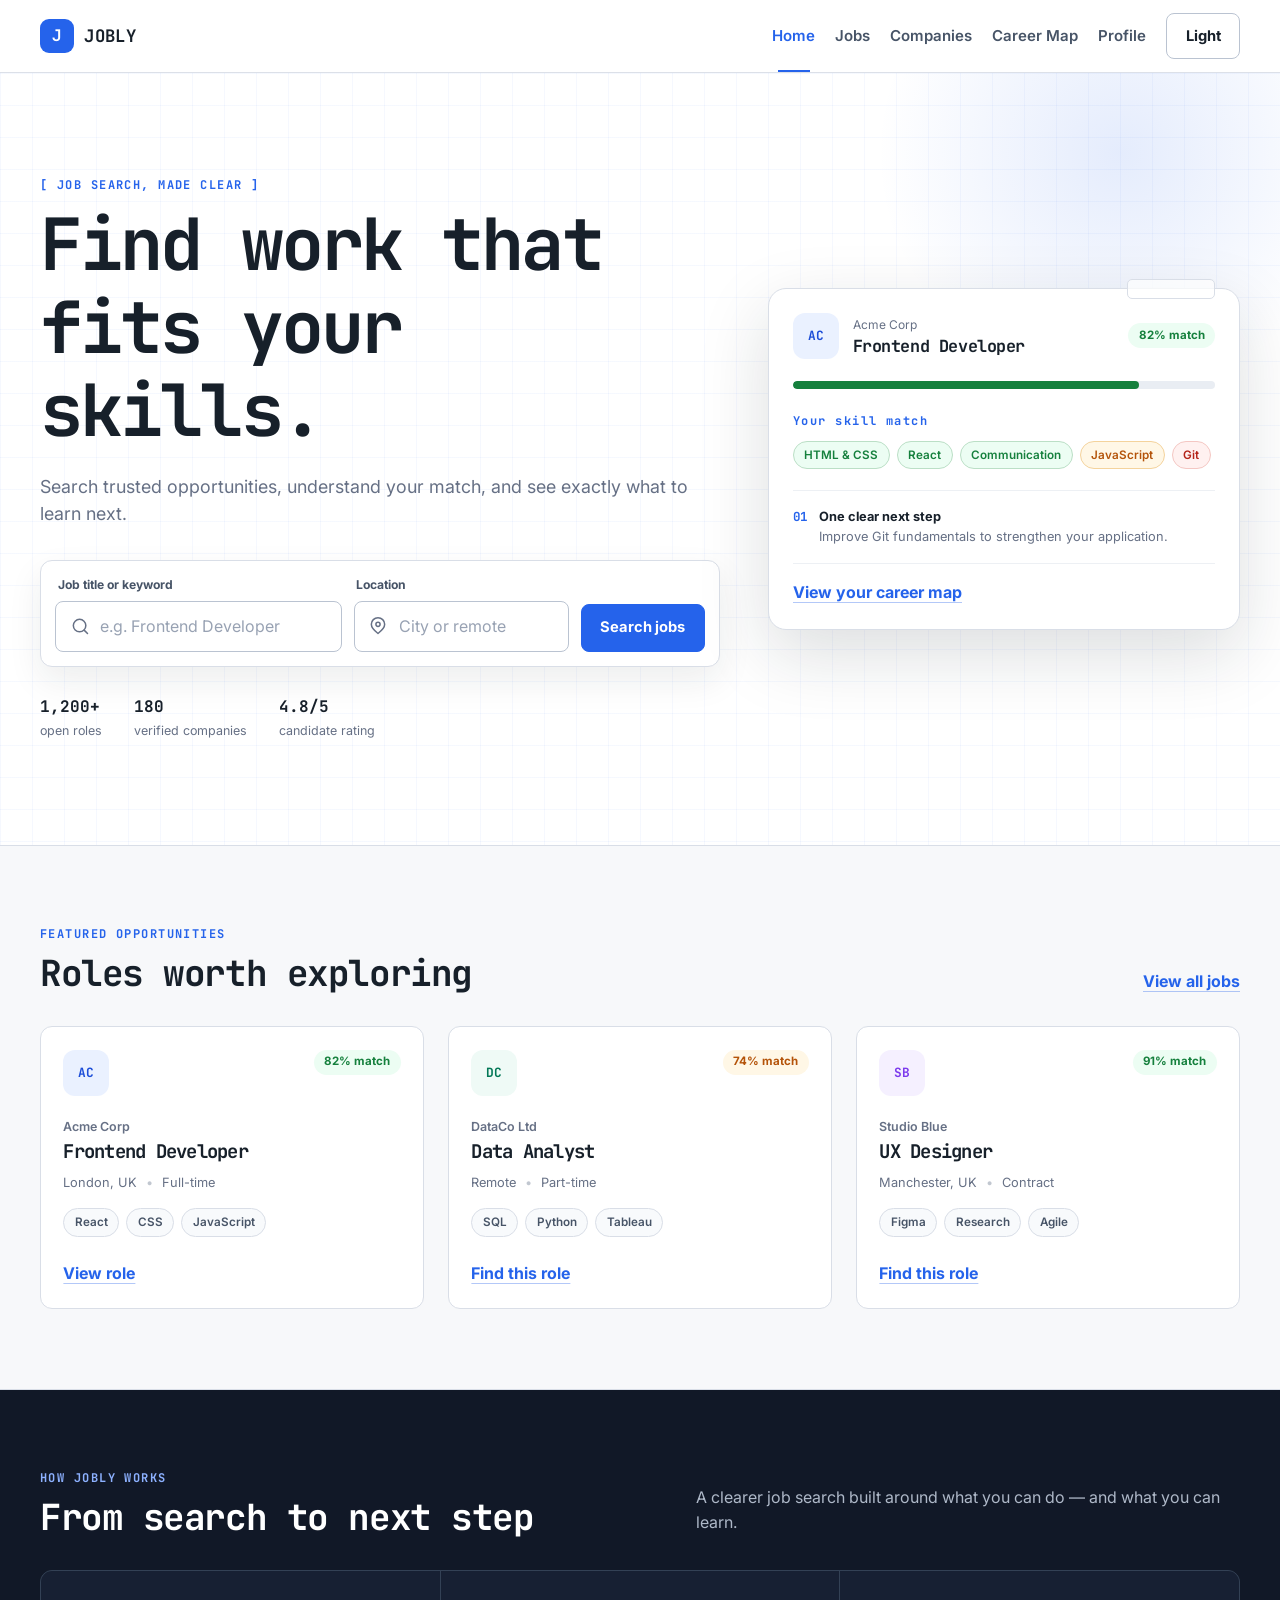
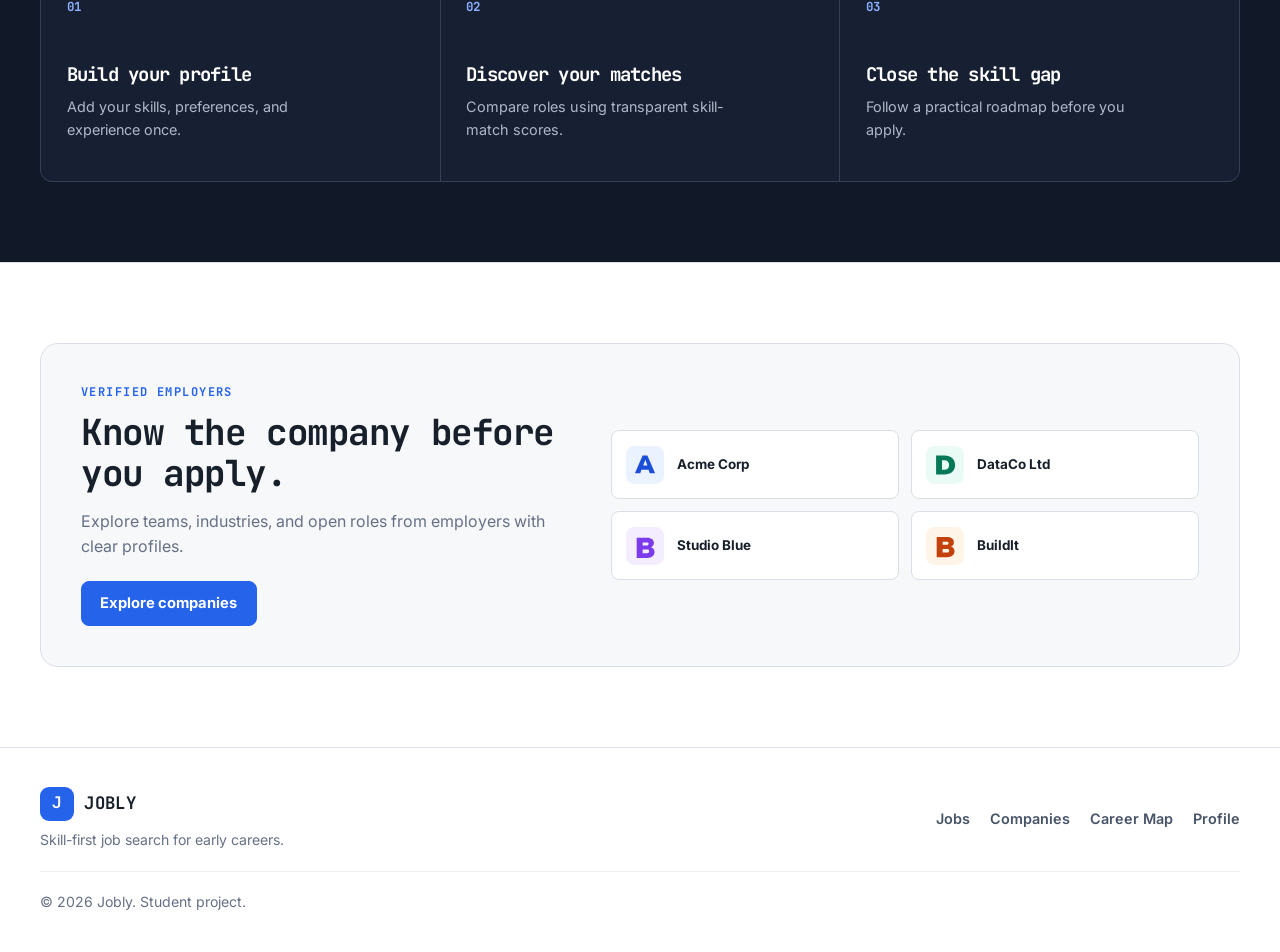
<file: index.html>
<!doctype html>
<html lang="en">
<head>
  <meta charset="utf-8">
  <meta name="viewport" content="width=device-width, initial-scale=1">
  <meta name="description" content="Jobly helps early-career candidates find jobs by showing skill matches and clear next steps.">
  <title>Jobly | Find work that fits your skills</title>
  <link rel="icon" type="image/svg+xml" href="assets/images/favicon.svg">
  <link rel="preconnect" href="https://fonts.googleapis.com">
  <link rel="preconnect" href="https://fonts.gstatic.com" crossorigin>
  <link href="https://fonts.googleapis.com/css2?family=Inter:wght@400;500;600;700&amp;family=JetBrains+Mono:wght@600;700&amp;display=swap" rel="stylesheet">
  <link href="https://cdn.jsdelivr.net/npm/bootstrap@5.3.3/dist/css/bootstrap.min.css" rel="stylesheet">
  <link rel="stylesheet" href="assets/css/base.css">
  <link rel="stylesheet" href="assets/css/home-companies.css">
</head>
<body>
  <a class="skip-link" href="#main-content">Skip to main content</a>

  <header class="site-header">
    <nav class="navbar navbar-expand-lg" aria-label="Primary navigation">
      <div class="container site-container">
        <a class="navbar-brand brand-mark" href="index.html" aria-label="Jobly home">
          <span class="brand-symbol" aria-hidden="true">J</span>
          <span>JOBLY</span>
        </a>
        <button
          class="navbar-toggler"
          type="button"
          data-bs-toggle="collapse"
          data-bs-target="#primaryNav"
          aria-controls="primaryNav"
          aria-expanded="false"
          aria-label="Toggle navigation"
        >
          <span class="navbar-toggler-icon"></span>
        </button>
        <div class="collapse navbar-collapse" id="primaryNav">
          <ul class="navbar-nav ms-auto align-items-lg-center gap-lg-1">
            <li class="nav-item"><a class="nav-link active" aria-current="page" href="index.html">Home</a></li>
            <li class="nav-item"><a class="nav-link" href="jobs.html">Jobs</a></li>
            <li class="nav-item"><a class="nav-link" href="companies.html">Companies</a></li>
            <li class="nav-item"><a class="nav-link" href="career-map.html">Career Map</a></li>
            <li class="nav-item"><a class="nav-link" href="profile.html">Profile</a></li>
          </ul>
        </div>
      </div>
    </nav>
  </header>

  <main id="main-content">
    <section class="hero-section" aria-labelledby="hero-title">
      <div class="container site-container">
        <div class="row align-items-center g-5">
          <div class="col-lg-7">
            <p class="eyebrow"><span aria-hidden="true">[</span> JOB SEARCH, MADE CLEAR <span aria-hidden="true">]</span></p>
            <h1 id="hero-title">Find work that fits your skills.</h1>
            <p class="hero-copy">Search trusted opportunities, understand your match, and see exactly what to learn next.</p>
            <form class="search-panel" action="jobs.html" method="get" aria-label="Search jobs">
              <div class="search-field">
                <label for="job-query">Job title or keyword</label>
                <div class="input-with-icon">
                  <svg aria-hidden="true" viewBox="0 0 24 24"><path d="m21 21-4.35-4.35m2.35-5.15a7.5 7.5 0 1 1-15 0 7.5 7.5 0 0 1 15 0Z"/></svg>
                  <input id="job-query" name="q" type="search" placeholder="e.g. Frontend Developer">
                </div>
              </div>
              <div class="search-field">
                <label for="job-location">Location</label>
                <div class="input-with-icon">
                  <svg aria-hidden="true" viewBox="0 0 24 24"><path d="M20 10c0 5-8 11-8 11S4 15 4 10a8 8 0 1 1 16 0Z"/><circle cx="12" cy="10" r="2.5"/></svg>
                  <input id="job-location" name="location" type="search" placeholder="City or remote">
                </div>
              </div>
              <button class="btn btn-primary search-button" type="submit">Search jobs</button>
            </form>
            <div class="hero-stats" aria-label="Jobly platform statistics">
              <div><strong>1,200+</strong><span>open roles</span></div>
              <div><strong>180</strong><span>verified companies</span></div>
              <div><strong>4.8/5</strong><span>candidate rating</span></div>
            </div>
          </div>

          <div class="col-lg-5">
            <div class="match-preview" aria-label="Example skill match for a frontend developer vacancy">
              <div class="preview-topline">
                <span class="company-logo logo-acme" aria-hidden="true">AC</span>
                <div>
                  <p class="preview-company">Acme Corp</p>
                  <h2>Frontend Developer</h2>
                </div>
                <span class="match-badge match-high">82% match</span>
              </div>
              <div class="match-progress" aria-hidden="true"><span style="width: 82%"></span></div>
              <div class="skill-summary">
                <p class="section-label">Your skill match</p>
                <div class="skill-list">
                  <span class="skill-chip skill-matched">HTML &amp; CSS</span>
                  <span class="skill-chip skill-matched">React</span>
                  <span class="skill-chip skill-matched">Communication</span>
                  <span class="skill-chip skill-gap">JavaScript</span>
                  <span class="skill-chip skill-missing">Git</span>
                </div>
              </div>
              <div class="preview-insight">
                <span class="insight-icon" aria-hidden="true">01</span>
                <p><strong>One clear next step</strong><br>Improve Git fundamentals to strengthen your application.</p>
              </div>
              <a class="text-link" href="career-map.html">View your career map</a>
            </div>
          </div>
        </div>
      </div>
    </section>

    <section class="section-block" aria-labelledby="featured-title">
      <div class="container site-container">
        <div class="section-heading">
          <div>
            <p class="eyebrow">FEATURED OPPORTUNITIES</p>
            <h2 id="featured-title">Roles worth exploring</h2>
          </div>
          <a class="text-link d-none d-sm-inline-flex" href="jobs.html">View all jobs</a>
        </div>
        <div class="row g-4">
          <div class="col-lg-4 col-md-6">
            <article class="job-card h-100">
              <div class="job-card-top"><span class="company-logo logo-acme" aria-hidden="true">AC</span><span class="match-badge match-high">82% match</span></div>
              <div>
                <p class="company-name">Acme Corp</p>
                <h3><a href="job-details.html">Frontend Developer</a></h3>
                <p class="job-meta"><span>London, UK</span><span>Full-time</span></p>
              </div>
              <div class="card-skills"><span>React</span><span>CSS</span><span>JavaScript</span></div>
              <a class="card-action" href="job-details.html" aria-label="View Frontend Developer at Acme Corp">View role</a>
            </article>
          </div>
          <div class="col-lg-4 col-md-6">
            <article class="job-card h-100">
              <div class="job-card-top"><span class="company-logo logo-dataco" aria-hidden="true">DC</span><span class="match-badge match-medium">74% match</span></div>
              <div>
                <p class="company-name">DataCo Ltd</p>
                <h3><a href="jobs.html?q=Data+Analyst">Data Analyst</a></h3>
                <p class="job-meta"><span>Remote</span><span>Part-time</span></p>
              </div>
              <div class="card-skills"><span>SQL</span><span>Python</span><span>Tableau</span></div>
              <a class="card-action" href="jobs.html?q=Data+Analyst" aria-label="Find Data Analyst at DataCo Ltd in the jobs list">Find this role</a>
            </article>
          </div>
          <div class="col-lg-4 col-md-6">
            <article class="job-card h-100">
              <div class="job-card-top"><span class="company-logo logo-studio" aria-hidden="true">SB</span><span class="match-badge match-high">91% match</span></div>
              <div>
                <p class="company-name">Studio Blue</p>
                <h3><a href="jobs.html?q=UX+Designer">UX Designer</a></h3>
                <p class="job-meta"><span>Manchester, UK</span><span>Contract</span></p>
              </div>
              <div class="card-skills"><span>Figma</span><span>Research</span><span>Agile</span></div>
              <a class="card-action" href="jobs.html?q=UX+Designer" aria-label="Find UX Designer at Studio Blue in the jobs list">Find this role</a>
            </article>
          </div>
        </div>
        <a class="btn btn-secondary mobile-section-action d-sm-none" href="jobs.html">View all jobs</a>
      </div>
    </section>

    <section class="section-block how-section" aria-labelledby="how-title">
      <div class="container site-container">
        <div class="section-heading compact-heading">
          <div><p class="eyebrow">HOW JOBLY WORKS</p><h2 id="how-title">From search to next step</h2></div>
          <p class="section-intro">A clearer job search built around what you can do — and what you can learn.</p>
        </div>
        <div class="process-grid">
          <article class="process-card"><span class="process-number">01</span><h3>Build your profile</h3><p>Add your skills, preferences, and experience once.</p></article>
          <article class="process-card"><span class="process-number">02</span><h3>Discover your matches</h3><p>Compare roles using transparent skill-match scores.</p></article>
          <article class="process-card"><span class="process-number">03</span><h3>Close the skill gap</h3><p>Follow a practical roadmap before you apply.</p></article>
        </div>
      </div>
    </section>

    <section class="section-block companies-preview" aria-labelledby="company-preview-title">
      <div class="container site-container">
        <div class="companies-banner">
          <div class="companies-copy">
            <p class="eyebrow">VERIFIED EMPLOYERS</p>
            <h2 id="company-preview-title">Know the company before you apply.</h2>
            <p>Explore teams, industries, and open roles from employers with clear profiles.</p>
            <a class="btn btn-primary" href="companies.html">Explore companies</a>
          </div>
          <div class="company-logo-cloud" aria-label="Featured companies">
            <div><img src="assets/images/company-logos/acme.svg" alt="Acme Corp"><span>Acme Corp</span></div>
            <div><img src="assets/images/company-logos/dataco.svg" alt="DataCo Ltd"><span>DataCo Ltd</span></div>
            <div><img src="assets/images/company-logos/studio-blue.svg" alt="Studio Blue"><span>Studio Blue</span></div>
            <div><img src="assets/images/company-logos/buildit.svg" alt="BuildIt"><span>BuildIt</span></div>
          </div>
        </div>
      </div>
    </section>
  </main>

  <footer class="site-footer">
    <div class="container site-container footer-grid">
      <div>
        <a class="brand-mark footer-brand" href="index.html" aria-label="Jobly home">
          <span class="brand-symbol" aria-hidden="true">J</span><span>JOBLY</span>
        </a>
        <p>Skill-first job search for early careers.</p>
      </div>
      <nav class="footer-nav" aria-label="Footer navigation">
        <a href="jobs.html">Jobs</a>
        <a href="companies.html">Companies</a>
        <a href="career-map.html">Career Map</a>
        <a href="profile.html">Profile</a>
      </nav>
      <p class="copyright">© 2026 Jobly. Student project.</p>
    </div>
  </footer>

  <script src="https://cdn.jsdelivr.net/npm/bootstrap@5.3.3/dist/js/bootstrap.bundle.min.js"></script>
  <script src="assets/js/theme.js"></script>
  <script src="assets/js/main.js?v=20261106"></script>
</body>
</html>
</file>
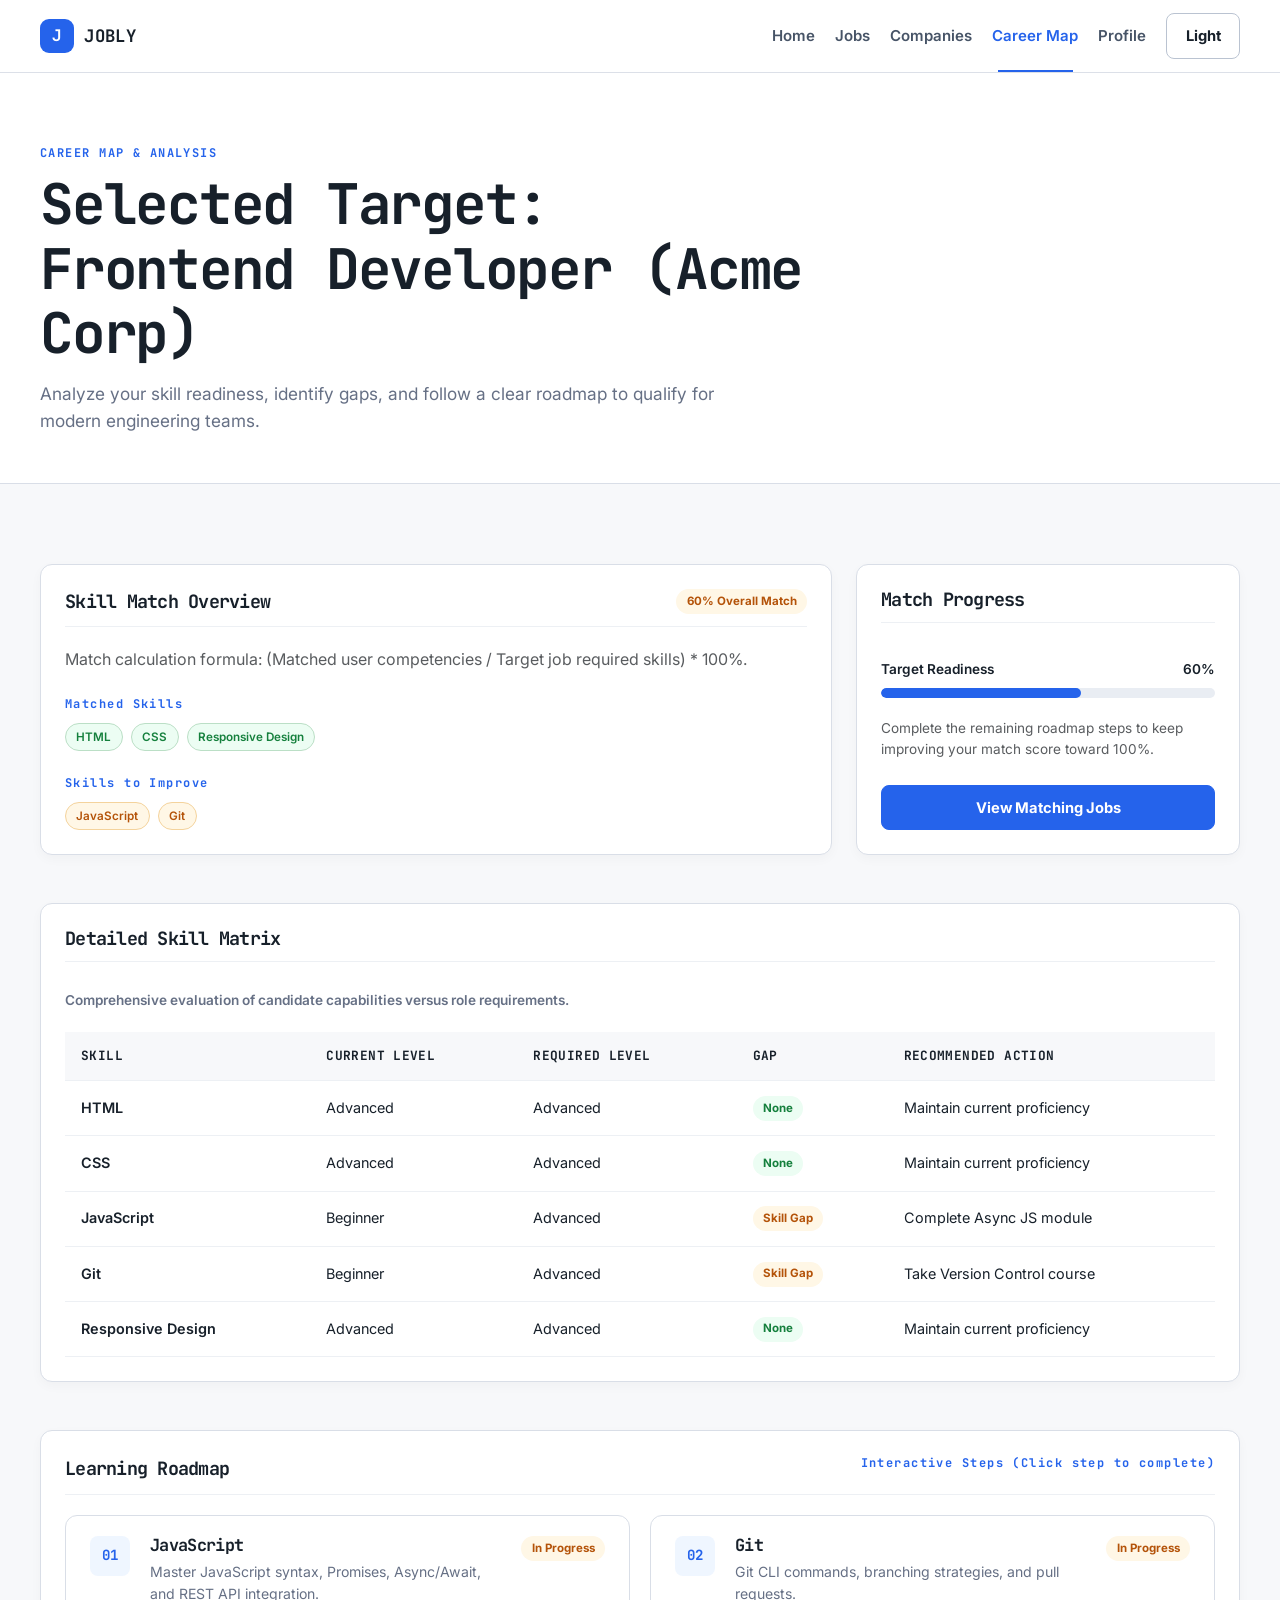
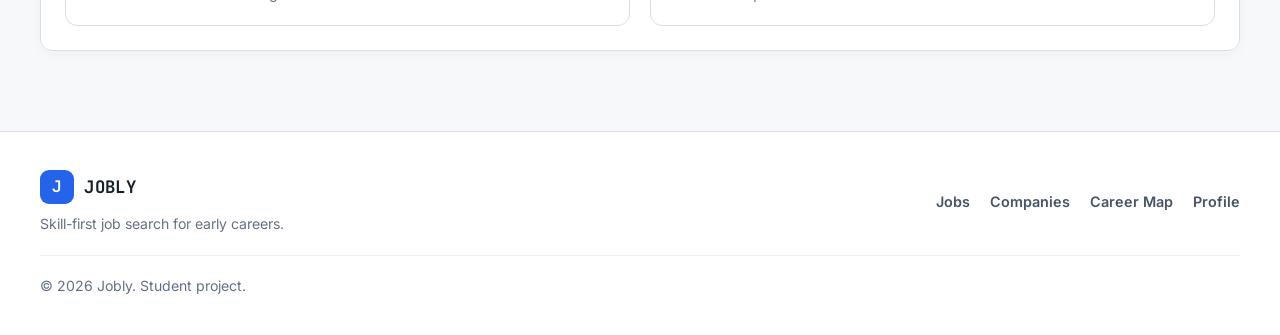
<file: career-map.html>
<!doctype html>
<html lang="en">
<head>
  <meta charset="utf-8">
  <meta name="viewport" content="width=device-width, initial-scale=1">
  <meta name="description" content="Track your skill development roadmap and career progression on Jobly.">
  <title>Career Map | Jobly</title>
  <link rel="icon" type="image/svg+xml" href="assets/images/favicon.svg">
  <link rel="preconnect" href="https://fonts.googleapis.com">
  <link rel="preconnect" href="https://fonts.gstatic.com" crossorigin>
  <link href="https://fonts.googleapis.com/css2?family=Inter:wght@400;500;600;700&amp;family=JetBrains+Mono:wght@600;700&amp;display=swap" rel="stylesheet">
  <link href="https://cdn.jsdelivr.net/npm/bootstrap@5.3.3/dist/css/bootstrap.min.css" rel="stylesheet">
  <link rel="stylesheet" href="assets/css/base.css">
  <link rel="stylesheet" href="assets/css/home-companies.css">
  <link rel="stylesheet" href="assets/css/profile-career.css">
</head>
<body>
  <a class="skip-link" href="#main-content">Skip to main content</a>

  <header class="site-header">
    <nav class="navbar navbar-expand-lg" aria-label="Primary navigation">
      <div class="container site-container">
        <a class="navbar-brand brand-mark" href="index.html" aria-label="Jobly home"><span class="brand-symbol" aria-hidden="true">J</span><span>JOBLY</span></a>
        <button
          class="navbar-toggler"
          type="button"
          data-bs-toggle="collapse"
          data-bs-target="#primaryNav"
          aria-controls="primaryNav"
          aria-expanded="false"
          aria-label="Toggle navigation"
        >
          <span class="navbar-toggler-icon"></span>
        </button>
        <div class="collapse navbar-collapse" id="primaryNav">
          <ul class="navbar-nav ms-auto align-items-lg-center gap-lg-1">
            <li class="nav-item"><a class="nav-link" href="index.html">Home</a></li>
            <li class="nav-item"><a class="nav-link" href="jobs.html">Jobs</a></li>
            <li class="nav-item"><a class="nav-link" href="companies.html">Companies</a></li>
            <li class="nav-item"><a class="nav-link active" aria-current="page" href="career-map.html">Career Map</a></li>
            <li class="nav-item"><a class="nav-link" href="profile.html">Profile</a></li>
          </ul>
        </div>
      </div>
    </nav>
  </header>

  <main id="main-content">
    <section class="page-hero" aria-labelledby="career-map-title">
      <div class="container site-container">
        <div class="page-hero-content">
          <p class="eyebrow">CAREER MAP &amp; ANALYSIS</p>
          <h1 id="career-map-title">Selected Target: Frontend Developer</h1>
          <p>Analyze your skill readiness, identify gaps, and follow a clear roadmap to qualify for modern engineering teams.</p>
        </div>
      </div>
    </section>

    <section class="section-block" aria-labelledby="analysis-title">
      <div class="container site-container">
        <div class="row g-4 mb-5">
          <div class="col-lg-8">
            <div class="content-card">
              <div class="card-title-group">
                <h2 id="analysis-title">Skill Match Overview</h2>
                <span class="match-badge match-high">82% Overall Match</span>
              </div>
              <p class="text-muted mb-4">
                Match calculation formula: (Matched user competencies / Target job required skills) * 100%.
              </p>

              <div class="mb-4">
                <p class="section-label">Matched Skills</p>
                <div class="skill-tag-group" id="career-matched-skills"></div>
              </div>

              <div>
                <p class="section-label">Skills to Improve</p>
                <div class="skill-tag-group" id="career-improve-skills"></div>
              </div>
            </div>
          </div>

          <div class="col-lg-4">
            <div class="content-card">
              <div class="card-title-group">
                <h2>Match Progress</h2>
              </div>
              <div class="progress-bar-wrap">
                <div class="progress-header">
                  <span>Target Readiness</span>
                  <span>82%</span>
                </div>
                <div class="progress-track">
                  <div class="progress-fill" style="width: 82%;"></div>
                </div>
              </div>
              <p class="text-muted" style="font-size: 0.85rem;">Complete the remaining roadmap steps to keep improving your match score toward 100%.</p>
              <a class="btn btn-primary w-100 mt-auto" href="jobs.html">View Matching Jobs</a>
            </div>
          </div>
        </div>

        <div class="content-card mb-5">
          <div class="card-title-group">
            <h2>Detailed Skill Matrix</h2>
          </div>
          <div class="table-responsive-wrapper">
            <table class="skill-matrix-table">
              <caption>Comprehensive evaluation of candidate capabilities versus role requirements.</caption>
              <thead>
                <tr>
                  <th scope="col">Skill</th>
                  <th scope="col">Current Level</th>
                  <th scope="col">Required Level</th>
                  <th scope="col">Gap</th>
                  <th scope="col">Recommended Action</th>
                </tr>
              </thead>
              <tbody></tbody>
            </table>
          </div>
        </div>

        <div class="content-card">
          <div class="card-title-group">
            <h2>Learning Roadmap</h2>
            <span class="section-label">Interactive Steps (Click step to complete)</span>
          </div>

          <div class="roadmap-grid">

          </div>
        </div>
      </div>
    </section>
  </main>

  <footer class="site-footer">
    <div class="container site-container footer-grid">
      <div>
        <a class="brand-mark footer-brand" href="index.html" aria-label="Jobly home">
          <span class="brand-symbol" aria-hidden="true">J</span><span>JOBLY</span>
        </a>
        <p>Skill-first job search for early careers.</p>
      </div>
      <nav class="footer-nav" aria-label="Footer navigation">
        <a href="jobs.html">Jobs</a>
        <a href="companies.html">Companies</a>
        <a href="career-map.html">Career Map</a>
        <a href="profile.html">Profile</a>
      </nav>
      <p class="copyright">&copy; 2026 Jobly. Student project.</p>
    </div>
  </footer>

  <script src="https://cdn.jsdelivr.net/npm/bootstrap@5.3.3/dist/js/bootstrap.bundle.min.js"></script>
  <script src="https://code.jquery.com/jquery-3.7.1.min.js"></script>
  <script src="assets/js/theme.js"></script>
  <script src="assets/js/companies-data.js"></script>
  <script src="assets/js/jobs-data.js"></script>
  <script src="assets/js/main.js"></script>
  <script src="assets/js/career-map.js"></script>
</body>
</html>
</file>
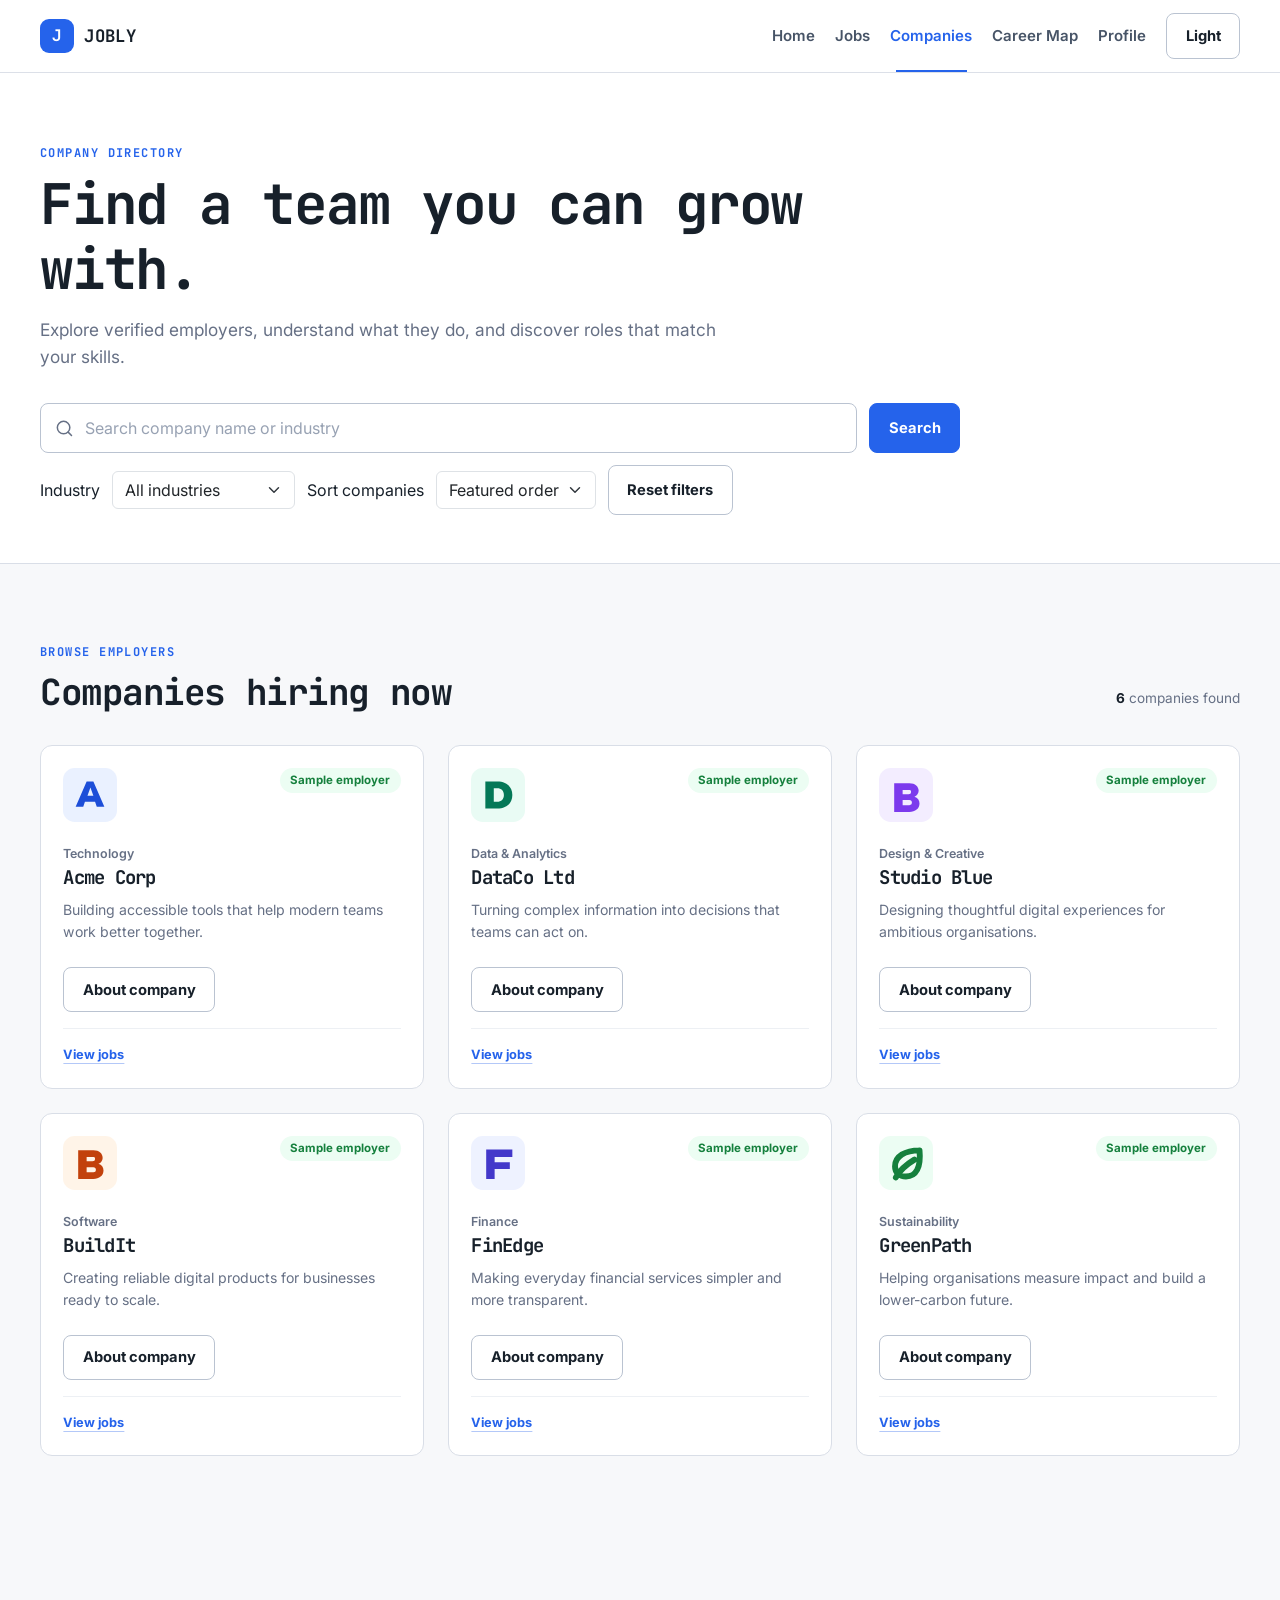
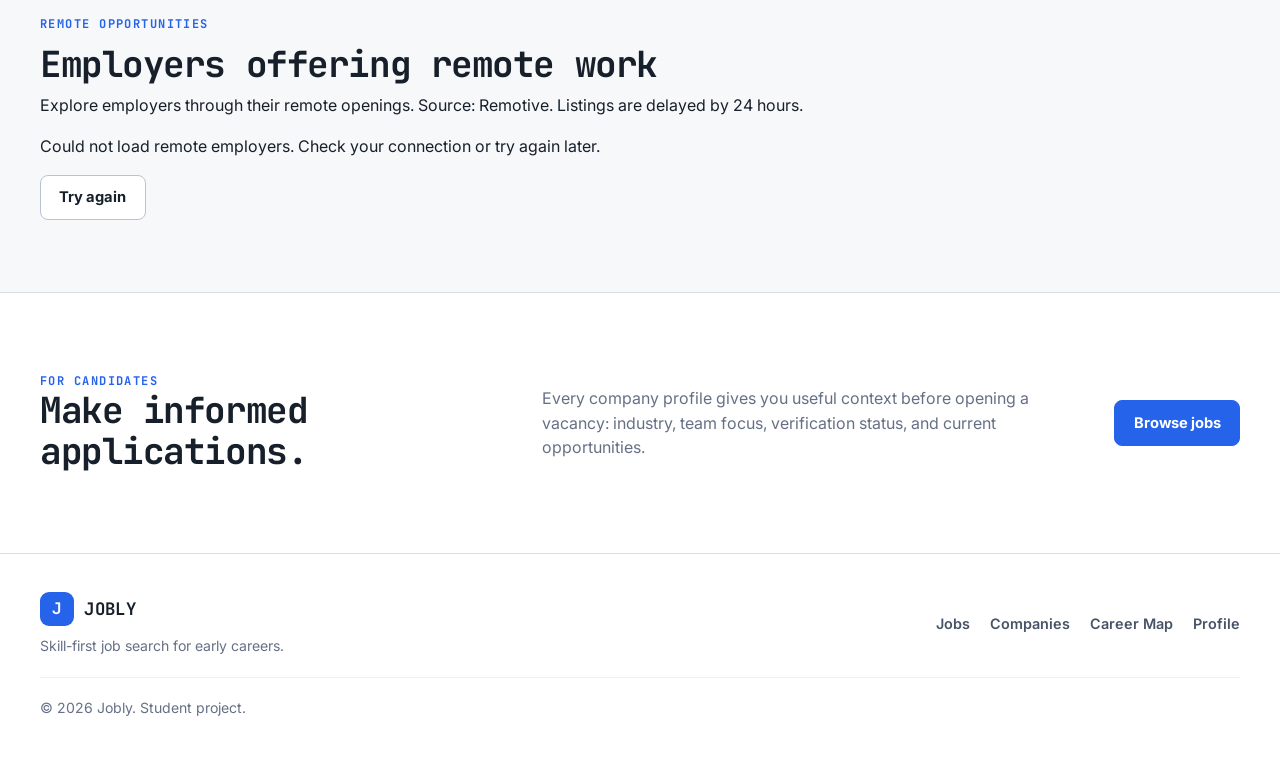
<file: companies.html>
<!doctype html>
<html lang="en">
<head>
  <meta charset="utf-8">
  <meta name="viewport" content="width=device-width, initial-scale=1">
  <meta name="description" content="Explore verified employers and open roles on Jobly.">
  <title>Companies | Jobly</title>
  <link rel="icon" type="image/svg+xml" href="assets/images/favicon.svg">
  <link rel="preconnect" href="https://fonts.googleapis.com">
  <link rel="preconnect" href="https://fonts.gstatic.com" crossorigin>
  <link href="https://fonts.googleapis.com/css2?family=Inter:wght@400;500;600;700&amp;family=JetBrains+Mono:wght@600;700&amp;display=swap" rel="stylesheet">
  <link href="https://cdn.jsdelivr.net/npm/bootstrap@5.3.3/dist/css/bootstrap.min.css" rel="stylesheet">
  <link rel="stylesheet" href="assets/css/base.css">
  <link rel="stylesheet" href="assets/css/home-companies.css">
</head>
<body>
  <a class="skip-link" href="#main-content">Skip to main content</a>

  <header class="site-header">
    <nav class="navbar navbar-expand-lg" aria-label="Primary navigation">
      <div class="container site-container">
        <a class="navbar-brand brand-mark" href="index.html" aria-label="Jobly home"><span class="brand-symbol" aria-hidden="true">J</span><span>JOBLY</span></a>
        <button
          class="navbar-toggler"
          type="button"
          data-bs-toggle="collapse"
          data-bs-target="#primaryNav"
          aria-controls="primaryNav"
          aria-expanded="false"
          aria-label="Toggle navigation"
        >
          <span class="navbar-toggler-icon"></span>
        </button>
        <div class="collapse navbar-collapse" id="primaryNav">
          <ul class="navbar-nav ms-auto align-items-lg-center gap-lg-1">
            <li class="nav-item"><a class="nav-link" href="index.html">Home</a></li>
            <li class="nav-item"><a class="nav-link" href="jobs.html">Jobs</a></li>
            <li class="nav-item"><a class="nav-link active" aria-current="page" href="companies.html">Companies</a></li>
            <li class="nav-item"><a class="nav-link" href="career-map.html">Career Map</a></li>
            <li class="nav-item"><a class="nav-link" href="profile.html">Profile</a></li>
          </ul>
        </div>
      </div>
    </nav>
  </header>

  <main id="main-content">
    <section class="page-hero" aria-labelledby="companies-title">
      <div class="container site-container">
        <div class="page-hero-content">
          <p class="eyebrow">COMPANY DIRECTORY</p>
          <h1 id="companies-title">Find a team you can grow with.</h1>
          <p>Explore verified employers, understand what they do, and discover roles that match your skills.</p>
        </div>
        <form class="directory-search" id="company-search-form" role="search">
          <label class="visually-hidden" for="company-search">Search companies</label>
          <div class="input-with-icon">
            <svg aria-hidden="true" viewBox="0 0 24 24"><path d="m21 21-4.35-4.35m2.35-5.15a7.5 7.5 0 1 1-15 0 7.5 7.5 0 0 1 15 0Z"/></svg>
            <input id="company-search" type="search" placeholder="Search company name or industry" autocomplete="off">
          </div>
          <button class="btn btn-primary" type="submit">Search</button>
          <div class="company-controls">
            <label for="company-industry">Industry</label>
            <select id="company-industry" class="form-select"></select>
            <label for="company-sort">Sort companies</label>
            <select id="company-sort" class="form-select">
              <option value="default">Featured order</option>
              <option value="name">Name A–Z</option>
            </select>
            <button class="btn btn-secondary" id="reset-company-filters" type="button">Reset filters</button>
          </div>
        </form>
      </div>
    </section>

    <section class="company-directory section-block" aria-labelledby="directory-title">
      <div class="container site-container">
        <div class="directory-toolbar">
          <div><p class="eyebrow">BROWSE EMPLOYERS</p><h2 id="directory-title">Companies hiring now</h2></div>
          <p class="results-count" aria-live="polite"><strong id="company-count">0</strong> <span id="company-count-label">companies found</span></p>
        </div>

        <div class="row g-4" id="company-grid"></div>
        <noscript><p>Enable JavaScript to search companies. You can still <a href="jobs.html">browse jobs</a>.</p></noscript>

        <div class="empty-state" id="company-empty" hidden>
          <span aria-hidden="true">[ 0 ]</span>
          <h3>No companies found</h3>
          <p>Try a different company name or industry.</p>
          <button class="btn btn-secondary" id="clear-company-search" type="button">Clear search</button>
        </div>
      </div>
    </section>

    <section class="section-block" aria-labelledby="remote-companies-title">
      <div class="container site-container">
        <p class="eyebrow">REMOTE OPPORTUNITIES</p>
        <h2 id="remote-companies-title">Employers offering remote work</h2>
        <p>Explore employers through their remote openings. Source: <a href="https://remotive.com">Remotive</a>. Listings are delayed by 24 hours.</p>
        <p id="remote-companies-status" role="status" aria-live="polite">Loading employers…</p>
        <button id="retry-remote-companies" class="btn btn-secondary mb-3" type="button" hidden>Try again</button>
        <div id="remote-companies-grid" class="row g-4" aria-busy="true"></div>
        <noscript><p>Enable JavaScript to load remote employers.</p></noscript>
      </div>
    </section>

    <section class="section-block employer-note" aria-labelledby="employer-note-title">
      <div class="container site-container">
        <div class="employer-note-inner">
          <div><p class="eyebrow">FOR CANDIDATES</p><h2 id="employer-note-title">Make informed applications.</h2></div>
          <p>Every company profile gives you useful context before opening a vacancy: industry, team focus, verification status, and current opportunities.</p>
          <a class="btn btn-primary" href="jobs.html">Browse jobs</a>
        </div>
      </div>
    </section>
  </main>

  <footer class="site-footer">
    <div class="container site-container footer-grid">
      <div>
        <a class="brand-mark footer-brand" href="index.html" aria-label="Jobly home">
          <span class="brand-symbol" aria-hidden="true">J</span><span>JOBLY</span>
        </a>
        <p>Skill-first job search for early careers.</p>
      </div>
      <nav class="footer-nav" aria-label="Footer navigation">
        <a href="jobs.html">Jobs</a>
        <a href="companies.html">Companies</a>
        <a href="career-map.html">Career Map</a>
        <a href="profile.html">Profile</a>
      </nav>
      <p class="copyright">© 2026 Jobly. Student project.</p>
    </div>
  </footer>

  <script src="https://cdn.jsdelivr.net/npm/bootstrap@5.3.3/dist/js/bootstrap.bundle.min.js"></script>
  <script src="https://code.jquery.com/jquery-3.7.1.min.js"></script>
  <script src="assets/js/theme.js"></script>
  <script src="assets/js/companies-data.js"></script>
  <script src="assets/js/main.js?v=20261106"></script>
  <script src="assets/js/companies-api.js"></script>
</body>
</html>
</file>
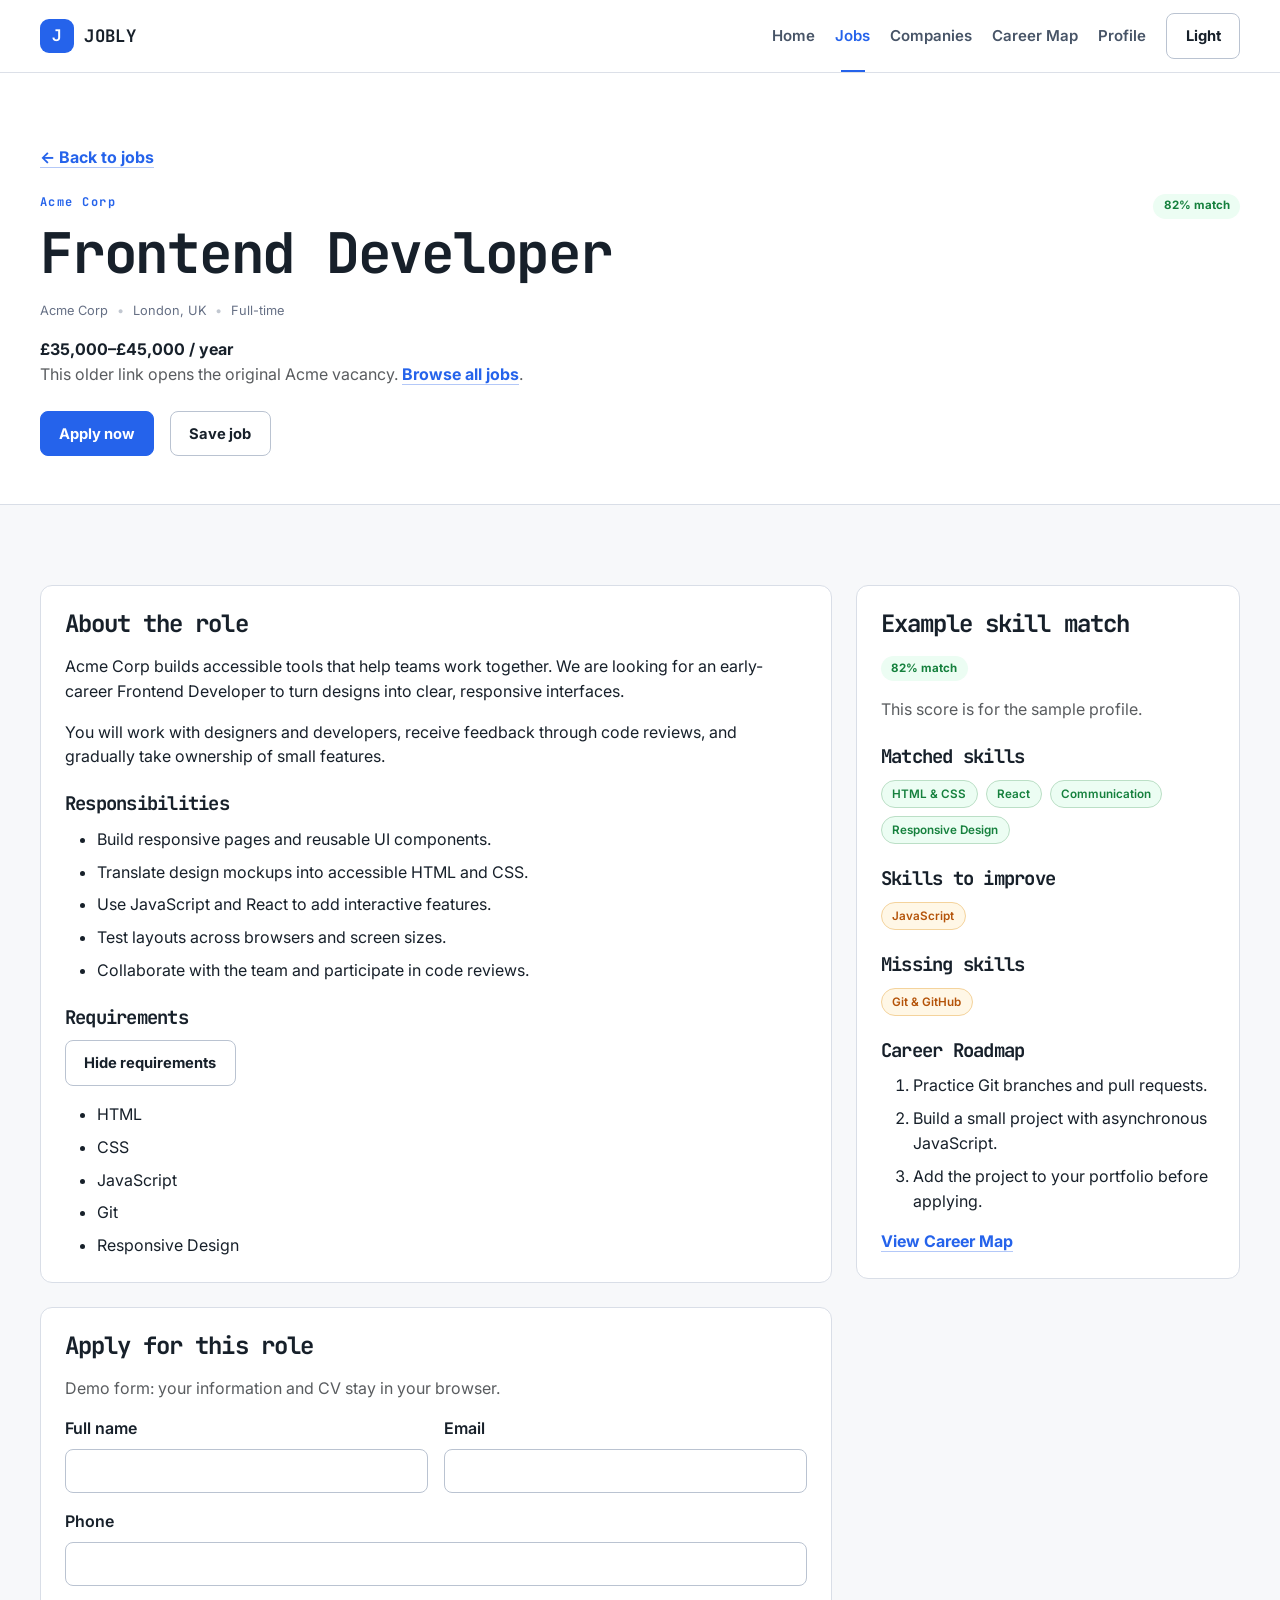
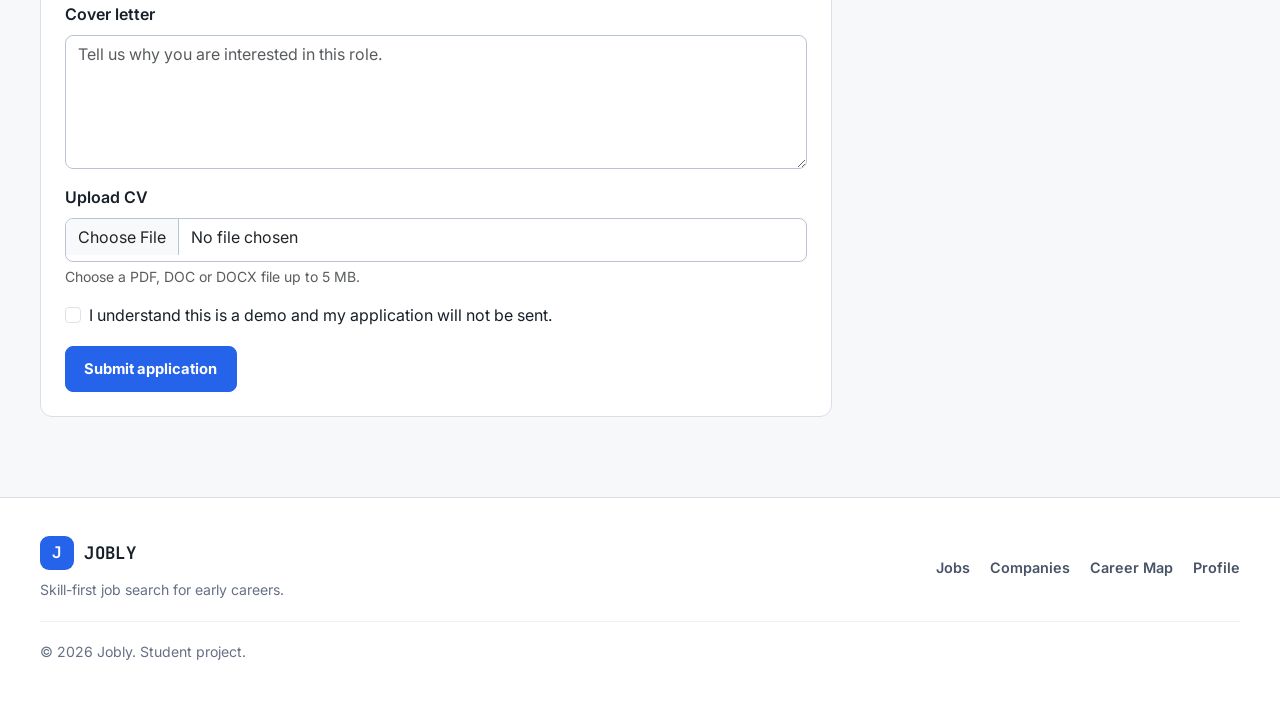
<file: job-details.html>
<!doctype html>
<html lang="en">
<head>
  <meta charset="utf-8">
  <meta name="viewport" content="width=device-width, initial-scale=1">
  <meta name="description" content="Explore a vacancy and try the Jobly demo application form.">
  <title>Job Details | Jobly</title>
  <link rel="icon" type="image/svg+xml" href="assets/images/favicon.svg">
  <link rel="preconnect" href="https://fonts.googleapis.com">
  <link rel="preconnect" href="https://fonts.gstatic.com" crossorigin>
  <link href="https://fonts.googleapis.com/css2?family=Inter:wght@400;500;600;700&amp;family=JetBrains+Mono:wght@600;700&amp;display=swap" rel="stylesheet">
  <link href="https://cdn.jsdelivr.net/npm/bootstrap@5.3.3/dist/css/bootstrap.min.css" rel="stylesheet">
  <link rel="stylesheet" href="assets/css/base.css">
  <link rel="stylesheet" href="assets/css/home-companies.css">
  <link rel="stylesheet" href="assets/css/jobs.css">
</head>
<body>
  <a class="skip-link" href="#main-content">Skip to main content</a>

  <header class="site-header">
    <nav class="navbar navbar-expand-lg" aria-label="Primary navigation">
      <div class="container site-container">
        <a class="navbar-brand brand-mark" href="index.html" aria-label="Jobly home">
          <span class="brand-symbol" aria-hidden="true">J</span>
          <span>JOBLY</span>
        </a>
        <button
          class="navbar-toggler"
          type="button"
          data-bs-toggle="collapse"
          data-bs-target="#primaryNav"
          aria-controls="primaryNav"
          aria-expanded="false"
          aria-label="Toggle navigation"
        >
          <span class="navbar-toggler-icon"></span>
        </button>
        <div class="collapse navbar-collapse" id="primaryNav">
          <ul class="navbar-nav ms-auto align-items-lg-center gap-lg-1">
            <li class="nav-item"><a class="nav-link" href="index.html">Home</a></li>
            <li class="nav-item"><a class="nav-link active" aria-current="page" href="jobs.html">Jobs</a></li>
            <li class="nav-item"><a class="nav-link" href="companies.html">Companies</a></li>
            <li class="nav-item"><a class="nav-link" href="career-map.html">Career Map</a></li>
            <li class="nav-item"><a class="nav-link" href="profile.html">Profile</a></li>
          </ul>
        </div>
      </div>
    </nav>
  </header>

  <main id="main-content">
    <section class="section-block" id="job-not-found" hidden>
      <div class="container site-container">
        <h1>Job not found</h1>
        <p>This job link is invalid or the vacancy is no longer listed.</p>
        <a class="btn btn-primary" href="jobs.html">Browse jobs</a>
      </div>
    </section>
    <noscript><p class="container site-container">Enable JavaScript to view this vacancy.</p></noscript>
    <div id="job-content" hidden>
      <section class="page-hero" aria-labelledby="job-title">
        <div class="container site-container">
          <a class="text-link" href="jobs.html">← Back to jobs</a>
          <div class="job-details-heading">
            <div>
              <p class="eyebrow" id="detail-company"></p>
              <h1 id="job-title"></h1>
              <p class="job-meta">
                <span id="detail-employer"></span>
                <span id="detail-location"></span>
                <span id="detail-type"></span>
              </p>
              <p class="mb-0">
                <strong id="detail-salary"></strong>
              </p>
            </div>
            <span class="match-badge" id="detail-match"></span>
          </div>
          <p class="text-muted" id="legacy-job-link" hidden>This older link opens the original Acme vacancy. <a class="text-link" href="jobs.html">Browse all jobs</a>.</p>
          <div class="job-actions">
            <a class="btn btn-primary" href="#application">Apply now</a>
            <button class="btn btn-secondary" type="button" id="save-job" aria-pressed="false">Save job</button>
          </div>
          <p class="text-danger mt-2" id="saved-job-error" role="status" hidden>Saved jobs are unavailable in this browser.</p>
        </div>
      </section>

      <div class="section-block">
        <div class="container site-container">
          <div class="row g-4 jobs-layout">
            <div class="col-lg-8">
              <article class="job-details-panel" aria-labelledby="description-title">
                <h2 id="description-title">About the role</h2>
                <div id="detail-description"></div>
                <div id="job-responsibilities" hidden>
                  <h3>Responsibilities</h3>
                  <ul id="detail-responsibilities"></ul>
                </div>
                <h3>Requirements</h3>
                <button class="btn btn-secondary mb-3 job-section-toggle" id="toggle-requirements" type="button" aria-controls="detail-skills" aria-expanded="true" hidden>Hide requirements</button>
                <ul class="mb-0 job-section" id="detail-skills"></ul>
              </article>

              <section class="job-details-panel" id="application" aria-labelledby="application-title">
                <h2 id="application-title">Apply for this role</h2>
                <p class="text-muted">Demo form: your information and CV stay in your browser.</p>
                <form id="application-form" class="application-form" method="post" novalidate aria-labelledby="application-title">
                  <div class="row g-3">
                    <div class="col-md-6">
                      <label class="form-label" for="full-name">Full name</label>
                      <input class="form-control" id="full-name" name="full-name" type="text" autocomplete="name" aria-describedby="full-name-error" required>
                      <p class="invalid-feedback" id="full-name-error"></p>
                    </div>
                    <div class="col-md-6">
                      <label class="form-label" for="email">Email</label>
                      <input class="form-control" id="email" name="email" type="email" autocomplete="email" aria-describedby="email-error" required>
                      <p class="invalid-feedback" id="email-error"></p>
                    </div>
                    <div class="col-12">
                      <label class="form-label" for="phone">Phone</label>
                      <input class="form-control" id="phone" name="phone" type="tel" autocomplete="tel" aria-describedby="phone-error" required>
                      <p class="invalid-feedback" id="phone-error"></p>
                    </div>
                    <div class="col-12">
                      <label class="form-label" for="cover-letter">Cover letter</label>
                      <textarea class="form-control" id="cover-letter" name="cover-letter" rows="5" placeholder="Tell us why you are interested in this role." aria-describedby="cover-letter-error" required></textarea>
                      <p class="invalid-feedback" id="cover-letter-error"></p>
                    </div>
                    <div class="col-12">
                      <label class="form-label" for="cv">Upload CV</label>
                      <input class="form-control" id="cv" name="cv" type="file" accept=".pdf,.doc,.docx" aria-describedby="cv-help cv-error" required>
                      <p class="invalid-feedback" id="cv-error"></p>
                      <p class="form-text mb-0" id="cv-help">Choose a PDF, DOC or DOCX file up to 5 MB.</p>
                    </div>
                    <div class="col-12">
                      <div class="form-check">
                        <input class="form-check-input" id="consent" name="consent" type="checkbox" aria-describedby="consent-error" required>
                        <label class="form-check-label" for="consent">I understand this is a demo and my application will not be sent.</label>
                        <p class="invalid-feedback" id="consent-error"></p>
                      </div>
                    </div>
                    <div class="col-12">
                      <button class="btn btn-primary" type="submit" disabled>Submit application</button>
                    </div>
                  </div>
                </form>
                <div id="application-message" class="alert alert-success mt-3 mb-0" role="status" tabindex="-1" hidden>
                  Demo application completed. No information or CV was sent.
                </div>
              </section>
            </div>

            <aside class="col-lg-4" aria-labelledby="skill-match-title">
              <section class="job-details-panel">
                <h2 id="skill-match-title">Example skill match</h2>
                <p><span class="match-badge" id="detail-match-example"></span></p>
                <p class="text-muted">This score is for the sample profile.</p>
                <div id="acme-example-guidance" hidden>
                <h3>Matched skills</h3>
                <div class="job-skill-list">
                  <span class="skill-chip skill-matched">HTML &amp; CSS</span>
                  <span class="skill-chip skill-matched">React</span>
                  <span class="skill-chip skill-matched">Communication</span>
                  <span class="skill-chip skill-matched">Responsive Design</span>
                </div>
                <h3>Skills to improve</h3>
                <div class="job-skill-list">
                  <span class="skill-chip skill-gap">JavaScript</span>
                </div>
                <h3>Missing skills</h3>
                <div class="job-skill-list">
                  <span class="skill-chip skill-gap">Git &amp; GitHub</span>
                </div>
                <h3>Career Roadmap</h3>
                <ol>
                  <li>Practice Git branches and pull requests.</li>
                  <li>Build a small project with asynchronous JavaScript.</li>
                  <li>Add the project to your portfolio before applying.</li>
                </ol>
                </div>
                <a class="text-link" id="job-career-link" href="career-map.html">View Career Map</a>
              </section>
            </aside>
          </div>
        </div>
      </div>
    </div>
  </main>

  <footer class="site-footer">
    <div class="container site-container footer-grid">
      <div>
        <a class="brand-mark footer-brand" href="index.html" aria-label="Jobly home">
          <span class="brand-symbol" aria-hidden="true">J</span><span>JOBLY</span>
        </a>
        <p>Skill-first job search for early careers.</p>
      </div>
      <nav class="footer-nav" aria-label="Footer navigation">
        <a href="jobs.html">Jobs</a>
        <a href="companies.html">Companies</a>
        <a href="career-map.html">Career Map</a>
        <a href="profile.html">Profile</a>
      </nav>
      <p class="copyright">© 2026 Jobly. Student project.</p>
    </div>
  </footer>

  <script src="https://cdn.jsdelivr.net/npm/bootstrap@5.3.3/dist/js/bootstrap.bundle.min.js"></script>
  <script src="https://code.jquery.com/jquery-3.7.1.min.js"></script>
  <script src="assets/js/theme.js"></script>
  <script src="assets/js/companies-data.js"></script>
  <script src="assets/js/jobs-data.js"></script>
  <script src="assets/js/saved-jobs.js"></script>
  <script src="assets/js/jobs.js?v=endterm-jobs"></script>
  <script src="assets/js/job-details.js"></script>
</body>
</html>
</file>
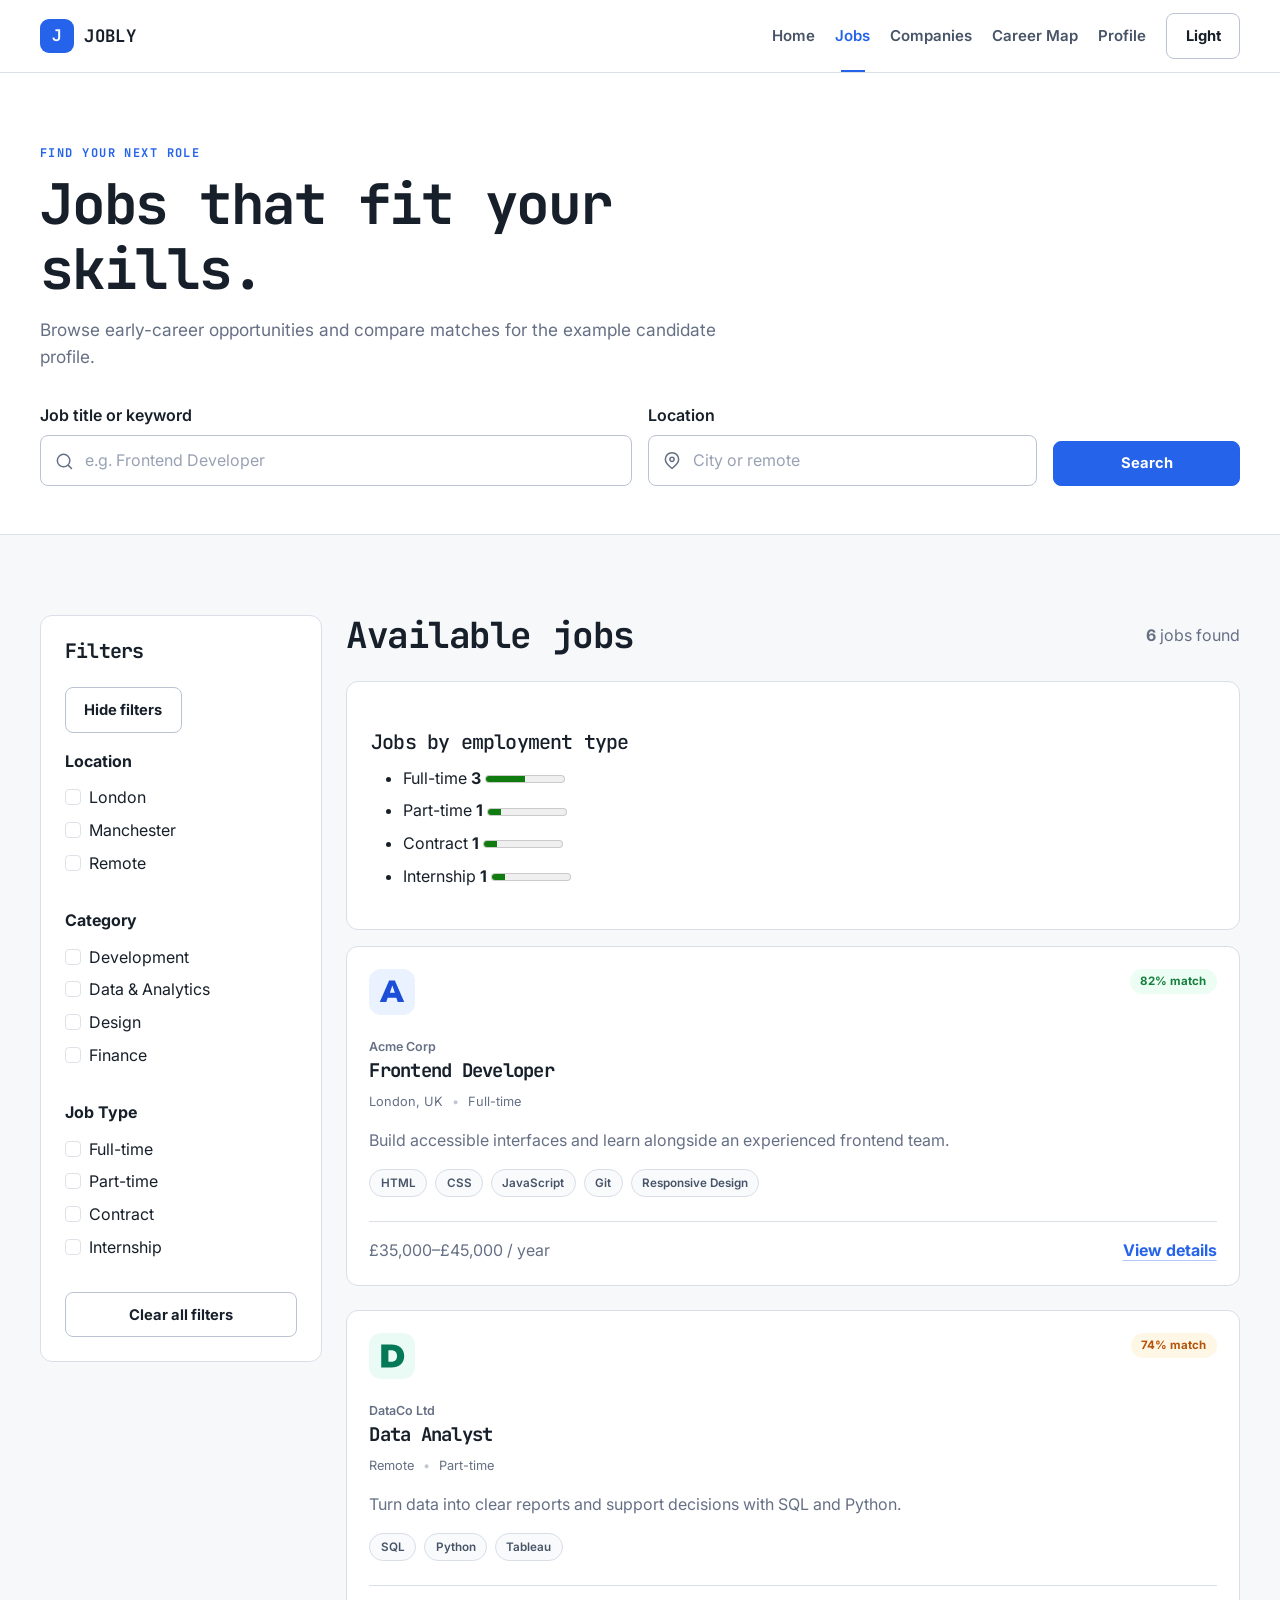
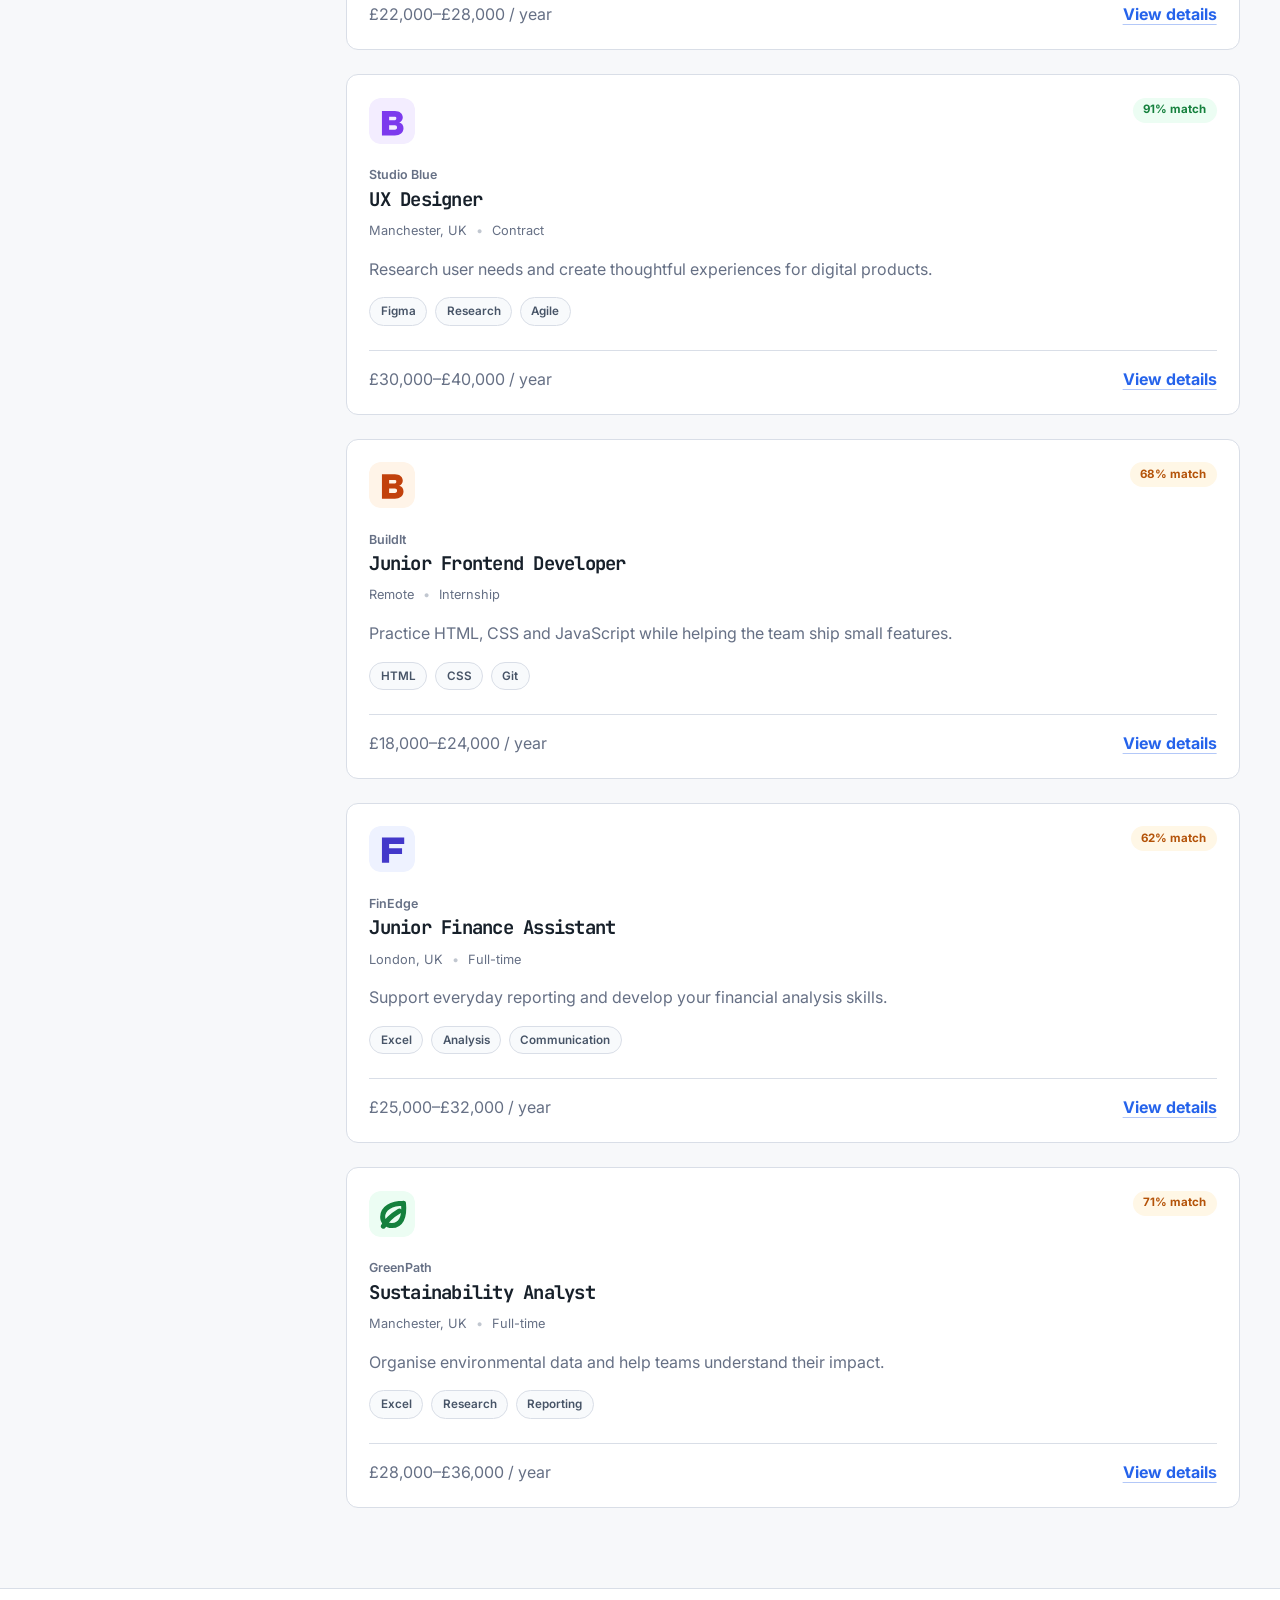
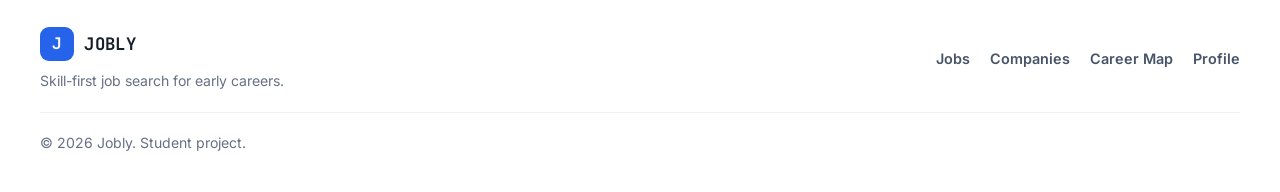
<file: jobs.html>
<!doctype html>
<html lang="en">
<head>
  <meta charset="utf-8">
  <meta name="viewport" content="width=device-width, initial-scale=1">
  <meta name="description" content="Browse early-career jobs, compare skill matches, and explore roles on Jobly.">
  <title>Jobs | Jobly</title>
  <link rel="icon" type="image/svg+xml" href="assets/images/favicon.svg">
  <link rel="preconnect" href="https://fonts.googleapis.com">
  <link rel="preconnect" href="https://fonts.gstatic.com" crossorigin>
  <link href="https://fonts.googleapis.com/css2?family=Inter:wght@400;500;600;700&amp;family=JetBrains+Mono:wght@600;700&amp;display=swap" rel="stylesheet">
  <link href="https://cdn.jsdelivr.net/npm/bootstrap@5.3.3/dist/css/bootstrap.min.css" rel="stylesheet">
  <link rel="stylesheet" href="assets/css/base.css">
  <link rel="stylesheet" href="assets/css/home-companies.css">
  <link rel="stylesheet" href="assets/css/jobs.css">
</head>
<body>
  <a class="skip-link" href="#main-content">Skip to main content</a>

  <header class="site-header">
    <nav class="navbar navbar-expand-lg" aria-label="Primary navigation">
      <div class="container site-container">
        <a class="navbar-brand brand-mark" href="index.html" aria-label="Jobly home">
          <span class="brand-symbol" aria-hidden="true">J</span>
          <span>JOBLY</span>
        </a>
        <button
          class="navbar-toggler"
          type="button"
          data-bs-toggle="collapse"
          data-bs-target="#primaryNav"
          aria-controls="primaryNav"
          aria-expanded="false"
          aria-label="Toggle navigation"
        >
          <span class="navbar-toggler-icon"></span>
        </button>
        <div class="collapse navbar-collapse" id="primaryNav">
          <ul class="navbar-nav ms-auto align-items-lg-center gap-lg-1">
            <li class="nav-item"><a class="nav-link" href="index.html">Home</a></li>
            <li class="nav-item"><a class="nav-link active" aria-current="page" href="jobs.html">Jobs</a></li>
            <li class="nav-item"><a class="nav-link" href="companies.html">Companies</a></li>
            <li class="nav-item"><a class="nav-link" href="career-map.html">Career Map</a></li>
            <li class="nav-item"><a class="nav-link" href="profile.html">Profile</a></li>
          </ul>
        </div>
      </div>
    </nav>
  </header>

  <main id="main-content" class="jobs-page">
    <section class="page-hero" aria-labelledby="jobs-title">
      <div class="container site-container">
        <div class="page-hero-content">
          <p class="eyebrow">FIND YOUR NEXT ROLE</p>
          <h1 id="jobs-title">Jobs that fit your skills.</h1>
          <p>Browse early-career opportunities and compare matches for the example candidate profile.</p>
        </div>
        <form id="jobs-search-form" class="jobs-search" role="search">
          <div class="row g-3 align-items-end">
            <div class="col-md-6">
              <label class="form-label" for="job-search">Job title or keyword</label>
              <div class="input-with-icon">
                <svg aria-hidden="true" viewBox="0 0 24 24"><path d="m21 21-4.35-4.35m2.35-5.15a7.5 7.5 0 1 1-15 0 7.5 7.5 0 0 1 15 0Z"/></svg>
                <input id="job-search" name="q" type="search" placeholder="e.g. Frontend Developer">
              </div>
            </div>
            <div class="col-md-4">
              <label class="form-label" for="location-search">Location</label>
              <div class="input-with-icon">
                <svg aria-hidden="true" viewBox="0 0 24 24"><path d="M20 10c0 5-8 11-8 11S4 15 4 10a8 8 0 1 1 16 0Z"/><circle cx="12" cy="10" r="2.5"/></svg>
                <input id="location-search" name="location" type="search" placeholder="City or remote">
              </div>
            </div>
            <div class="col-md-2">
              <button class="btn btn-primary" type="submit">Search</button>
            </div>
          </div>
        </form>
      </div>
    </section>

    <section class="section-block" aria-labelledby="results-title">
      <div class="container site-container">
        <div class="row g-4 jobs-layout">
          <aside class="col-lg-3" aria-labelledby="filters-title">
            <form id="job-filters" class="jobs-filters">
              <h2 id="filters-title">Filters</h2>
              <button class="btn btn-secondary mb-3 job-section-toggle" id="toggle-filters" type="button" aria-controls="filter-options" aria-expanded="true" hidden>Hide filters</button>
              <div id="filter-options" class="job-section">
                <fieldset>
                  <legend>Location</legend>
                  <div class="form-check">
                    <input class="form-check-input" type="checkbox" id="location-london" name="location" value="london">
                    <label class="form-check-label" for="location-london">London</label>
                  </div>
                  <div class="form-check">
                    <input class="form-check-input" type="checkbox" id="location-manchester" name="location" value="manchester">
                    <label class="form-check-label" for="location-manchester">Manchester</label>
                  </div>
                  <div class="form-check">
                    <input class="form-check-input" type="checkbox" id="location-remote" name="location" value="remote">
                    <label class="form-check-label" for="location-remote">Remote</label>
                  </div>
                </fieldset>
                <fieldset>
                  <legend>Category</legend>
                  <div class="form-check">
                    <input class="form-check-input" type="checkbox" id="category-development" name="category" value="development">
                    <label class="form-check-label" for="category-development">Development</label>
                  </div>
                  <div class="form-check">
                    <input class="form-check-input" type="checkbox" id="category-data" name="category" value="data">
                    <label class="form-check-label" for="category-data">Data &amp; Analytics</label>
                  </div>
                  <div class="form-check">
                    <input class="form-check-input" type="checkbox" id="category-design" name="category" value="design">
                    <label class="form-check-label" for="category-design">Design</label>
                  </div>
                  <div class="form-check">
                    <input class="form-check-input" type="checkbox" id="category-finance" name="category" value="finance">
                    <label class="form-check-label" for="category-finance">Finance</label>
                  </div>
                </fieldset>
                <fieldset>
                  <legend>Job Type</legend>
                  <div class="form-check">
                    <input class="form-check-input" type="checkbox" id="type-full-time" name="type" value="full-time">
                    <label class="form-check-label" for="type-full-time">Full-time</label>
                  </div>
                  <div class="form-check">
                    <input class="form-check-input" type="checkbox" id="type-part-time" name="type" value="part-time">
                    <label class="form-check-label" for="type-part-time">Part-time</label>
                  </div>
                  <div class="form-check">
                    <input class="form-check-input" type="checkbox" id="type-contract" name="type" value="contract">
                    <label class="form-check-label" for="type-contract">Contract</label>
                  </div>
                  <div class="form-check">
                    <input class="form-check-input" type="checkbox" id="type-internship" name="type" value="internship">
                    <label class="form-check-label" for="type-internship">Internship</label>
                  </div>
                </fieldset>
                <button class="btn btn-secondary w-100" id="clear-filters" type="button">Clear all filters</button>
              </div>
            </form>
          </aside>

          <div class="col-lg-9">
            <div class="jobs-toolbar">
              <h2 id="results-title">Available jobs</h2>
              <p aria-live="polite"><strong id="job-count">6</strong> jobs found</p>
            </div>
            <p id="company-filter" class="text-muted" hidden></p>
            <section class="job-details-panel mb-3">
              <h3 class="h5">Jobs by employment type</h3>
              <ul id="job-type-chart">
                <li data-type="full-time">Full-time <strong>0</strong> <meter value="0"></meter></li>
                <li data-type="part-time">Part-time <strong>0</strong> <meter value="0"></meter></li>
                <li data-type="contract">Contract <strong>0</strong> <meter value="0"></meter></li>
                <li data-type="internship">Internship <strong>0</strong> <meter value="0"></meter></li>
              </ul>
            </section>
            <div class="jobs-list" id="job-list"></div>
            <template id="job-card-template">
              <article class="job-card">
                <div class="job-card-top">
                  <img class="company-logo" width="44" height="44" alt="">
                  <span class="match-badge"></span>
                </div>

                <p class="company-name"></p>
                <h3></h3>

                <p class="job-meta">
                  <span class="job-location"></span>
                  <span class="job-type"></span>
                </p>

                <p class="job-summary"></p>
                <div class="card-skills"></div>

                <div class="jobs-card-footer">
                  <p class="job-salary"></p>
                  <a class="text-link job-link">View job</a>
                </div>
              </article>
            </template>
            <div id="jobs-empty" class="alert alert-info" role="status" hidden>
              No jobs match your search. Try another keyword or clear the filters.
            </div>
          </div>
        </div>
      </div>
    </section>
  </main>

  <footer class="site-footer">
    <div class="container site-container footer-grid">
      <div>
        <a class="brand-mark footer-brand" href="index.html" aria-label="Jobly home">
          <span class="brand-symbol" aria-hidden="true">J</span><span>JOBLY</span>
        </a>
        <p>Skill-first job search for early careers.</p>
      </div>
      <nav class="footer-nav" aria-label="Footer navigation">
        <a href="jobs.html">Jobs</a>
        <a href="companies.html">Companies</a>
        <a href="career-map.html">Career Map</a>
        <a href="profile.html">Profile</a>
      </nav>
      <p class="copyright">© 2026 Jobly. Student project.</p>
    </div>
  </footer>

  <script src="https://cdn.jsdelivr.net/npm/bootstrap@5.3.3/dist/js/bootstrap.bundle.min.js"></script>
  <script src="https://code.jquery.com/jquery-3.7.1.min.js"></script>
  <script src="assets/js/theme.js"></script>
  <script src="assets/js/companies-data.js"></script>
  <script src="assets/js/jobs-data.js"></script>
  <script src="assets/js/jobs.js?v=endterm-jobs"></script>
</body>
</html>
</file>
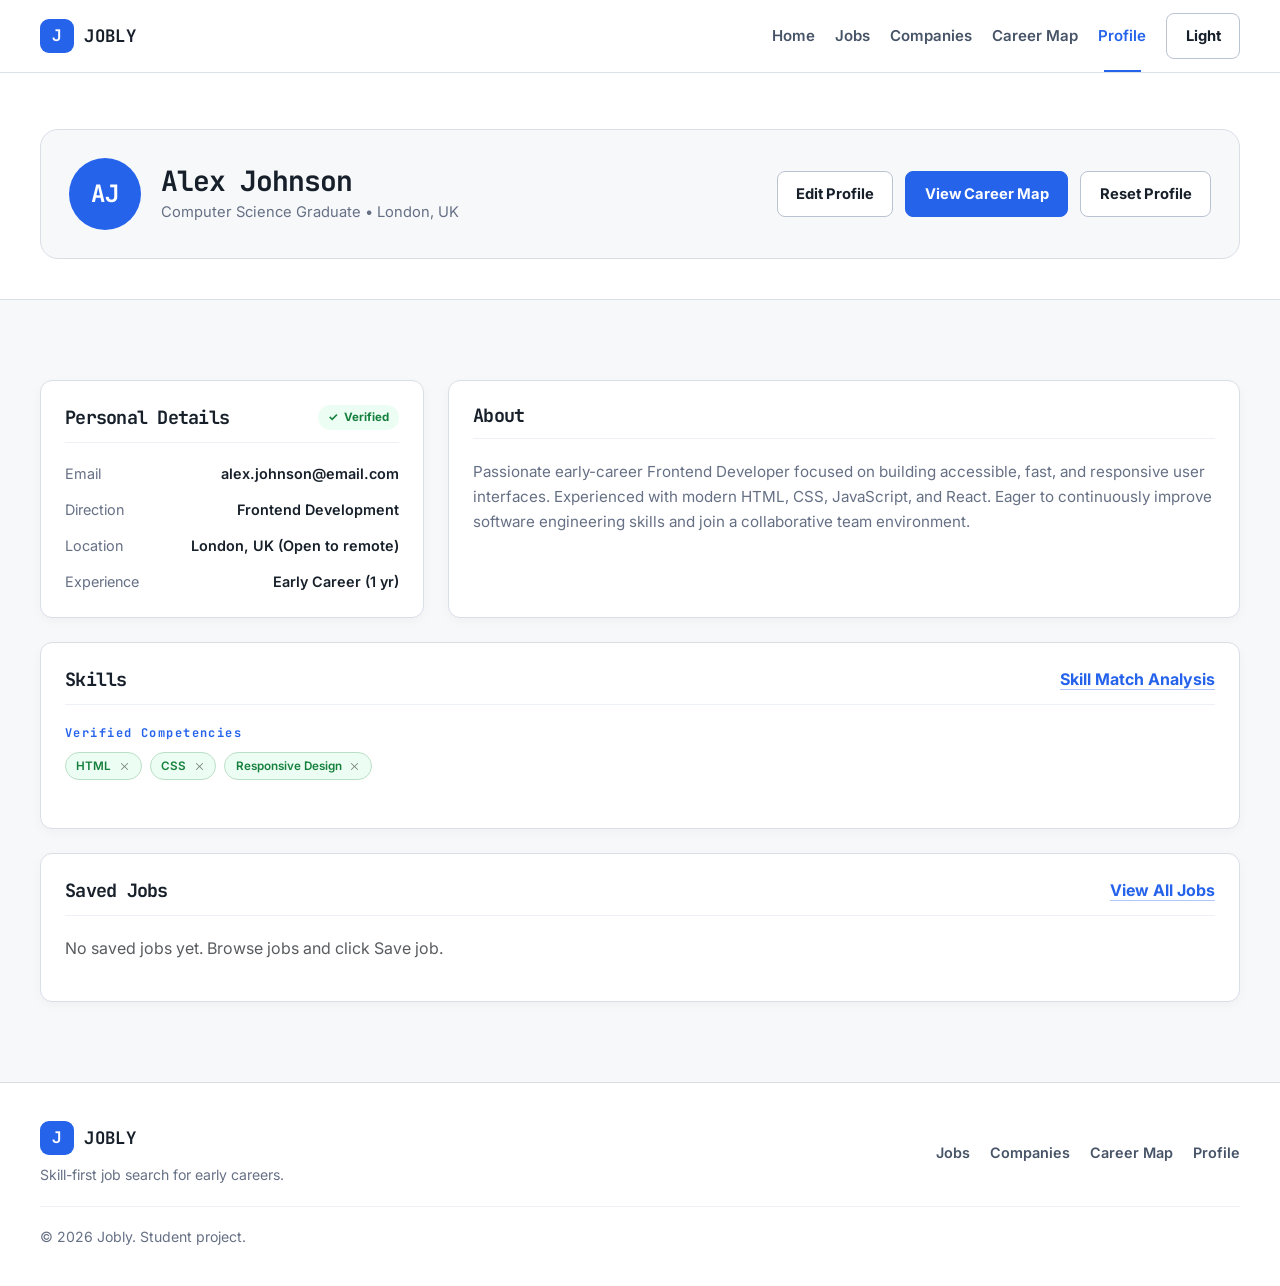
<file: profile.html>
<!doctype html>
<html lang="en">
<head>
  <meta charset="utf-8">
  <meta name="viewport" content="width=device-width, initial-scale=1">
  <meta name="description" content="Manage your Jobly profile, skills, and saved jobs.">
  <title>Profile | Jobly</title>
  <link rel="icon" type="image/svg+xml" href="assets/images/favicon.svg">
  <link rel="preconnect" href="https://fonts.googleapis.com">
  <link rel="preconnect" href="https://fonts.gstatic.com" crossorigin>
  <link href="https://fonts.googleapis.com/css2?family=Inter:wght@400;500;600;700&amp;family=JetBrains+Mono:wght@600;700&amp;display=swap" rel="stylesheet">
  <link href="https://cdn.jsdelivr.net/npm/bootstrap@5.3.3/dist/css/bootstrap.min.css" rel="stylesheet">
  <link rel="stylesheet" href="assets/css/base.css">
  <link rel="stylesheet" href="assets/css/home-companies.css">
  <link rel="stylesheet" href="assets/css/profile-career.css">
</head>
<body>
  <a class="skip-link" href="#main-content">Skip to main content</a>

  <header class="site-header">
    <nav class="navbar navbar-expand-lg" aria-label="Primary navigation">
      <div class="container site-container">
        <a class="navbar-brand brand-mark" href="index.html" aria-label="Jobly home"><span class="brand-symbol" aria-hidden="true">J</span><span>JOBLY</span></a>
        <button
          class="navbar-toggler"
          type="button"
          data-bs-toggle="collapse"
          data-bs-target="#primaryNav"
          aria-controls="primaryNav"
          aria-expanded="false"
          aria-label="Toggle navigation"
        >
          <span class="navbar-toggler-icon"></span>
        </button>
        <div class="collapse navbar-collapse" id="primaryNav">
          <ul class="navbar-nav ms-auto align-items-lg-center gap-lg-1">
            <li class="nav-item"><a class="nav-link" href="index.html">Home</a></li>
            <li class="nav-item"><a class="nav-link" href="jobs.html">Jobs</a></li>
            <li class="nav-item"><a class="nav-link" href="companies.html">Companies</a></li>
            <li class="nav-item"><a class="nav-link" href="career-map.html">Career Map</a></li>
            <li class="nav-item"><a class="nav-link active" aria-current="page" href="profile.html">Profile</a></li>
          </ul>
        </div>
      </div>
    </nav>
  </header>

  <main id="main-content">
    <section class="page-hero-profile" aria-labelledby="profile-title">
      <div class="container site-container">
        <div class="profile-header-card">
          <div class="profile-avatar-wrap">
            <span class="profile-avatar" id="profile-avatar" aria-hidden="true">AJ</span>
            <div class="profile-info">
              <h1 id="profile-title">Alex Johnson</h1>
              <p id="profile-summary">Computer Science Graduate &bull; London, UK</p>
            </div>
          </div>
          <div class="profile-actions">
            <button class="btn btn-secondary" id="edit-profile-button" type="button" aria-haspopup="dialog" aria-controls="editProfileModal">Edit Profile</button>
            <a class="btn btn-primary" href="career-map.html">View Career Map</a>
          </div>
        </div>
        <div class="alert alert-success mt-3 mb-0" id="profile-update-message" role="status" tabindex="-1" hidden>
          Profile updated successfully.
        </div>
      </div>
    </section>

    <section class="section-block" aria-label="User Profile Details">
      <div class="container site-container">
        <div class="row g-4">
          <div class="col-lg-4">
            <div class="content-card">
              <div class="card-title-group">
                <h2>Personal Details</h2>
                <span class="verified-badge"><span aria-hidden="true">✓</span> Verified</span>
              </div>
              <ul class="info-list">
                <li class="info-item"><span class="info-label">Email</span><span class="info-value" id="profile-email">alex.johnson@email.com</span></li>
                <li class="info-item"><span class="info-label">Direction</span><span class="info-value" id="profile-direction">Frontend Development</span></li>
                <li class="info-item"><span class="info-label">Location</span><span class="info-value" id="profile-location">London, UK (Open to remote)</span></li>
                <li class="info-item"><span class="info-label">Experience</span><span class="info-value">Early Career (1 yr)</span></li>
              </ul>
            </div>
          </div>

          <div class="col-lg-8">
            <div class="content-card">
              <div class="card-title-group">
                <h2>About</h2>
              </div>
              <p class="about-text">
                Passionate early-career Frontend Developer focused on building accessible, fast, and responsive user
                interfaces. Experienced with modern HTML, CSS, JavaScript, and React. Eager to continuously improve
                software engineering skills and join a collaborative team environment.
              </p>
            </div>
          </div>

          <div class="col-12">
            <div class="content-card">
              <div class="card-title-group">
                <h2>Skills</h2>
                <a class="text-link" href="career-map.html">Skill Match Analysis</a>
              </div>
              <p class="section-label">Verified Competencies</p>
              <div class="skill-tag-group mb-4" id="verified-skills-group"></div>
            </div>
          </div>

          <div class="col-12">
            <div class="content-card">
              <div class="card-title-group">
                <h2>Saved Jobs</h2>
                <a class="text-link" href="jobs.html">View All Jobs</a>
              </div>
              <div class="row g-4" id="saved-jobs-container"></div>
            </div>
          </div>
        </div>
      </div>
    </section>
  </main>

  <div class="modal fade profile-edit-modal" id="editProfileModal" tabindex="-1" role="dialog" aria-modal="true" aria-labelledby="edit-profile-title" aria-hidden="true">
    <div class="modal-dialog modal-dialog-centered">
      <div class="modal-content">
        <div class="modal-header">
          <h2 class="modal-title fs-5" id="edit-profile-title">Edit profile</h2>
          <button class="btn-close" type="button" data-profile-modal-close aria-label="Close"></button>
        </div>
        <form id="edit-profile-form">
          <div class="modal-body">
            <div class="mb-3">
              <label class="form-label" for="edit-name">Full name</label>
              <input class="form-control" id="edit-name" name="name" type="text" value="Alex Johnson" required>
            </div>
            <div class="mb-3">
              <label class="form-label" for="edit-role">Current role</label>
              <input class="form-control" id="edit-role" name="role" type="text" value="Computer Science Graduate" required>
            </div>
            <div class="mb-3">
              <label class="form-label" for="edit-email">Email</label>
              <input class="form-control" id="edit-email" name="email" type="email" value="alex.johnson@email.com" required>
            </div>
            <div class="mb-3">
              <label class="form-label" for="edit-direction">Career direction</label>
              <input class="form-control" id="edit-direction" name="direction" type="text" value="Frontend Development" required>
            </div>
            <div>
              <label class="form-label" for="edit-location">Location</label>
              <input class="form-control" id="edit-location" name="location" type="text" value="London, UK (Open to remote)" required>
            </div>
          </div>
          <div class="modal-footer">
            <button class="btn btn-secondary" type="button" data-profile-modal-close>Cancel</button>
            <button class="btn btn-primary" type="submit">Save changes</button>
          </div>
        </form>
      </div>
    </div>
  </div>

  <footer class="site-footer">
    <div class="container site-container footer-grid">
      <div>
        <a class="brand-mark footer-brand" href="index.html" aria-label="Jobly home">
          <span class="brand-symbol" aria-hidden="true">J</span><span>JOBLY</span>
        </a>
        <p>Skill-first job search for early careers.</p>
      </div>
      <nav class="footer-nav" aria-label="Footer navigation">
        <a href="jobs.html">Jobs</a>
        <a href="companies.html">Companies</a>
        <a href="career-map.html">Career Map</a>
        <a href="profile.html">Profile</a>
      </nav>
      <p class="copyright">&copy; 2026 Jobly. Student project.</p>
    </div>
  </footer>

  <script src="https://cdn.jsdelivr.net/npm/bootstrap@5.3.3/dist/js/bootstrap.bundle.min.js"></script>
  <script src="assets/js/theme.js"></script>
  <script src="assets/js/companies-data.js"></script>
  <script src="assets/js/jobs-data.js"></script>
  <script src="assets/js/saved-jobs.js"></script>
  <script src="assets/js/main.js"></script>
  <script src="assets/js/profile.js"></script>
</body>
</html>
</file>
<file: assets/css/base.css>
:root {
  --color-primary: #2563eb;
  --color-primary-hover: #1d4ed8;
  --color-primary-soft: #eff6ff;
  --color-text: #17202a;
  --color-muted: #667085;
  --color-background: #f7f8fa;
  --color-surface: #ffffff;
  --color-border: #d9dee7;
  --color-border-strong: #bac3d1;
  --color-success: #15803d;
  --color-success-soft: #ecfdf3;
  --color-warning: #b45309;
  --color-warning-soft: #fff7e6;
  --color-danger: #b42318;
  --color-danger-soft: #fff1f0;
  --font-body: "Inter", Arial, sans-serif;
  --font-display: "JetBrains Mono", "Courier New", monospace;
  --radius-sm: 8px;
  --radius-md: 12px;
  --radius-lg: 18px;
  --shadow-card: 0 14px 34px rgba(23, 32, 42, 0.08);
  --container-width: 1200px;
}

[data-theme="dark"] {
  --color-primary: #3b82f6;
  --color-primary-hover: #60a5fa;
  --color-primary-soft: #1e293b;
  --color-text: #f3f4f6;
  --color-muted: #9ca3af;
  --color-background: #121212;
  --color-surface: #1e1e1e;
  --color-border: #2e323b;
  --color-border-strong: #434956;
  --color-success: #4ade80;
  --color-success-soft: rgba(74, 222, 128, 0.14);
  --color-warning: #fbbf24;
  --color-warning-soft: rgba(251, 191, 36, 0.14);
  --color-danger: #f87171;
  --color-danger-soft: rgba(248, 113, 113, 0.14);
  --shadow-card: 0 14px 34px rgba(0, 0, 0, 0.45);
}

*,
*::before,
*::after {
  box-sizing: border-box;
}

html {
  scroll-behavior: smooth;
}

body {
  margin: 0;
  overflow-x: hidden;
  background: var(--color-background);
  color: var(--color-text);
  font-family: var(--font-body);
  font-size: 1rem;
  line-height: 1.55;
  -webkit-font-smoothing: antialiased;
}

body,
button,
input,
select,
textarea {
  font-family: var(--font-body);
}

img,
svg {
  display: block;
  max-width: 100%;
}

a {
  color: inherit;
  text-decoration: none;
}

a:hover {
  color: var(--color-primary);
}

p {
  margin-top: 0;
}

h1,
h2,
h3,
h4 {
  margin-top: 0;
  color: var(--color-text);
  font-family: var(--font-display);
  font-weight: 700;
  letter-spacing: -0.04em;
  line-height: 1.15;
}

h1 {
  font-size: clamp(2.25rem, 5vw, 3.5rem);
}

h2 {
  font-size: clamp(1.75rem, 3vw, 2.25rem);
}

h3 {
  font-size: 1.18rem;
}

button,
a,
input {
  -webkit-tap-highlight-color: transparent;
}

:focus-visible {
  outline: 3px solid rgba(37, 99, 235, 0.32);
  outline-offset: 3px;
}

.site-container {
  width: min(100% - 2rem, var(--container-width));
  max-width: var(--container-width);
  padding-right: 0;
  padding-left: 0;
}

.skip-link {
  position: fixed;
  top: 0.75rem;
  left: 0.75rem;
  z-index: 1100;
  padding: 0.65rem 0.9rem;
  transform: translateY(-160%);
  border-radius: var(--radius-sm);
  background: var(--color-text);
  color: #fff;
  font-weight: 700;
}

.skip-link:focus {
  transform: translateY(0);
  color: #fff;
}

.site-header {
  position: sticky;
  top: 0;
  z-index: 1000;
  border-bottom: 1px solid rgba(217, 222, 231, 0.92);
  background: rgba(255, 255, 255, 0.94);
  backdrop-filter: blur(14px);
}

[data-theme="dark"] .site-header {
  border-bottom-color: var(--color-border);
  background: rgba(24, 24, 27, 0.94);
}

.navbar {
  min-height: 72px;
  padding: 0;
}

.brand-mark {
  display: inline-flex;
  gap: 0.65rem;
  align-items: center;
  color: var(--color-text);
  font-family: var(--font-display);
  font-size: 1.08rem;
  font-weight: 700;
  letter-spacing: 0.02em;
}

.brand-symbol {
  display: inline-grid;
  width: 34px;
  height: 34px;
  place-items: center;
  border-radius: 9px;
  background: var(--color-primary);
  color: #fff;
  font-size: 1rem;
}

.navbar-brand:hover,
.footer-brand:hover {
  color: var(--color-text);
}

.navbar-toggler {
  border: 1px solid var(--color-border);
  border-radius: var(--radius-sm);
  padding: 0.45rem 0.6rem;
}

[data-theme="dark"] .navbar-toggler-icon {
  filter: invert(1);
}

.navbar-toggler:focus {
  box-shadow: 0 0 0 3px rgba(37, 99, 235, 0.2);
}

.navbar .nav-link {
  position: relative;
  padding: 1.45rem 0.85rem;
  color: #475467;
  font-size: 0.94rem;
  font-weight: 600;
}

[data-theme="dark"] .navbar .nav-link {
  color: var(--color-muted);
}

.navbar .nav-link::after {
  position: absolute;
  right: 0.85rem;
  bottom: -1px;
  left: 0.85rem;
  height: 2px;
  transform: scaleX(0);
  transform-origin: center;
  background: var(--color-primary);
  content: "";
  transition: transform 180ms ease;
}

.navbar .nav-link:hover,
.navbar .nav-link.active {
  color: var(--color-primary);
}

.navbar .nav-link:hover::after,
.navbar .nav-link.active::after {
  transform: scaleX(1);
}

.theme-toggle-btn {
  min-height: 36px;
  padding: 0.35rem 0.75rem;
  font-size: 0.82rem;
}

.section-block {
  padding: 5rem 0;
}

.section-heading {
  display: flex;
  gap: 2rem;
  align-items: flex-end;
  justify-content: space-between;
  margin-bottom: 2rem;
}

.section-heading h2,
.directory-toolbar h2 {
  margin-bottom: 0;
}

.section-intro {
  max-width: 34rem;
  margin-bottom: 0.25rem;
  color: var(--color-muted);
}

.eyebrow,
.section-label {
  margin-bottom: 0.65rem;
  color: var(--color-primary);
  font-family: var(--font-display);
  font-size: 0.75rem;
  font-weight: 700;
  letter-spacing: 0.12em;
  line-height: 1.4;
}

.btn {
  display: inline-flex;
  min-height: 44px;
  align-items: center;
  justify-content: center;
  border-radius: var(--radius-sm);
  padding: 0.67rem 1.15rem;
  font-size: 0.92rem;
  font-weight: 700;
  transition: transform 160ms ease, background-color 160ms ease, border-color 160ms ease, box-shadow 160ms ease;
}

.btn:hover {
  transform: translateY(-1px);
}

.btn-primary {
  border-color: var(--color-primary);
  background: var(--color-primary);
  color: #fff;
}

.btn-primary:hover,
.btn-primary:focus {
  border-color: var(--color-primary-hover);
  background: var(--color-primary-hover);
  color: #fff;
}

.btn-secondary {
  border-color: var(--color-border-strong);
  background: var(--color-surface);
  color: var(--color-text);
}

.btn-secondary:hover,
.btn-secondary:focus {
  border-color: var(--color-primary);
  background: var(--color-primary-soft);
  color: var(--color-primary);
}

.text-link,
.card-action,
.company-card-footer a {
  display: inline-flex;
  align-items: center;
  gap: 0.4rem;
  color: var(--color-primary);
  font-weight: 700;
  text-decoration: underline;
  text-decoration-color: rgba(37, 99, 235, 0.35);
  text-underline-offset: 0.25rem;
}

.text-link:hover,
.card-action:hover,
.company-card-footer a:hover {
  color: var(--color-primary-hover);
  text-decoration-color: currentColor;
}

.input-with-icon {
  position: relative;
}

.input-with-icon svg {
  position: absolute;
  top: 50%;
  left: 0.9rem;
  width: 20px;
  height: 20px;
  transform: translateY(-50%);
  fill: none;
  stroke: #667085;
  stroke-linecap: round;
  stroke-linejoin: round;
  stroke-width: 1.8;
  pointer-events: none;
}

.input-with-icon input {
  width: 100%;
  min-height: 48px;
  border: 1px solid var(--color-border-strong);
  border-radius: var(--radius-sm);
  background: var(--color-surface);
  color: var(--color-text);
  padding: 0.75rem 0.9rem 0.75rem 2.75rem;
  outline: none;
  transition: border-color 160ms ease, box-shadow 160ms ease;
}

.input-with-icon input::placeholder {
  color: #98a2b3;
}

.input-with-icon input:focus {
  border-color: var(--color-primary);
  box-shadow: 0 0 0 3px rgba(37, 99, 235, 0.14);
}

.match-badge,
.verified-badge {
  display: inline-flex;
  align-items: center;
  gap: 0.35rem;
  border-radius: 999px;
  padding: 0.35rem 0.65rem;
  font-size: 0.72rem;
  font-weight: 700;
  line-height: 1.2;
  white-space: nowrap;
}

.match-high,
.verified-badge {
  background: var(--color-success-soft);
  color: var(--color-success);
}

.match-medium {
  background: var(--color-warning-soft);
  color: var(--color-warning);
}

.company-logo {
  display: inline-grid;
  flex: 0 0 auto;
  width: 46px;
  height: 46px;
  place-items: center;
  border-radius: 12px;
  font-family: var(--font-display);
  font-size: 0.8rem;
  font-weight: 700;
}

.logo-acme { background: #eaf1ff; color: #1d4ed8; }
.logo-dataco { background: #effaf6; color: #047857; }
.logo-studio { background: #f5f0ff; color: #7c3aed; }

.site-footer {
  border-top: 1px solid var(--color-border);
  background: var(--color-surface);
  padding: 2.4rem 0;
}

.footer-grid {
  display: grid;
  grid-template-columns: 1fr auto;
  gap: 1.25rem 2rem;
  align-items: center;
}

.footer-brand {
  margin-bottom: 0.55rem;
}

.site-footer p {
  margin-bottom: 0;
  color: var(--color-muted);
  font-size: 0.88rem;
}

.footer-nav {
  display: flex;
  flex-wrap: wrap;
  gap: 1.25rem;
}

.footer-nav a {
  color: #475467;
  font-size: 0.9rem;
  font-weight: 600;
}

[data-theme="dark"] .footer-nav a {
  color: var(--color-muted);
}

.copyright {
  grid-column: 1 / -1;
  border-top: 1px solid #edf0f4;
  padding-top: 1.2rem;
}

[data-theme="dark"] .copyright {
  border-top-color: var(--color-border);
}

/* Dark theme overrides for hardcoded Bootstrap/page classes */
[data-theme="dark"] .text-muted {
  color: var(--color-muted) !important;
}

[data-theme="dark"] .form-control,
[data-theme="dark"] .form-select,
[data-theme="dark"] .modal-content {
  background-color: var(--color-surface);
  color: var(--color-text);
  border-color: var(--color-border-strong);
}

[data-theme="dark"] .modal-header,
[data-theme="dark"] .modal-footer,
[data-theme="dark"] .card-title-group,
[data-theme="dark"] .company-card-footer,
[data-theme="dark"] .preview-insight,
[data-theme="dark"] .skill-matrix-table th,
[data-theme="dark"] .skill-matrix-table td {
  border-color: var(--color-border);
}

[data-theme="dark"] .btn-close {
  filter: invert(1);
}

[data-theme="dark"] .card-skills span {
  background: #27272a;
  color: #e4e4e7;
  border-color: var(--color-border);
}

[data-theme="dark"] .skill-matched {
  border-color: rgba(74, 222, 128, 0.35);
}

[data-theme="dark"] .skill-gap {
  border-color: rgba(251, 191, 36, 0.35);
}

[data-theme="dark"] .progress-track,
[data-theme="dark"] .match-progress {
  background: #27272a;
}

[data-theme="dark"] .match-preview::before {
  background: #27272a;
}

[data-theme="dark"] .search-field label {
  color: var(--color-muted);
}

@media (max-width: 991.98px) {
  .section-block {
    padding: 3.5rem 0;
  }

  .navbar {
    min-height: 66px;
  }

  .navbar-collapse {
    border-top: 1px solid var(--color-border);
    margin-top: 0.75rem;
    padding: 0.55rem 0 0.85rem;
  }

  .navbar .nav-link {
    padding: 0.75rem 0.25rem;
  }

  .navbar .nav-link::after {
    right: auto;
    bottom: 0.35rem;
    left: 0.25rem;
    width: 28px;
  }
}

@media (max-width: 575.98px) {
  .site-container {
    width: min(100% - 1.5rem, var(--container-width));
  }

  .section-block {
    padding: 2.5rem 0;
  }

  .section-heading {
    display: block;
    margin-bottom: 1.5rem;
  }

  .footer-grid {
    grid-template-columns: 1fr;
  }

  .footer-nav {
    display: grid;
    grid-template-columns: repeat(2, minmax(0, 1fr));
  }

  .copyright {
    grid-column: auto;
  }
}

@media (prefers-reduced-motion: reduce) {
  *,
  *::before,
  *::after {
    scroll-behavior: auto !important;
    transition-duration: 0.01ms !important;
  }
}
</file>
<file: assets/css/home-companies.css>
.hero-section {
  position: relative;
  overflow: hidden;
  border-bottom: 1px solid var(--color-border);
  background:
    linear-gradient(rgba(37, 99, 235, 0.045) 1px, transparent 1px),
    linear-gradient(90deg, rgba(37, 99, 235, 0.045) 1px, transparent 1px),
    var(--color-surface);
  background-size: 32px 32px;
  padding: 6.5rem 0;
}

.hero-section::before {
  position: absolute;
  top: -180px;
  right: -100px;
  width: 520px;
  height: 520px;
  border-radius: 50%;
  background: radial-gradient(circle, rgba(37, 99, 235, 0.12), transparent 66%);
  content: "";
  pointer-events: none;
}

.hero-section h1 {
  max-width: 780px;
  margin-bottom: 1.25rem;
  font-size: clamp(2.5rem, 5.8vw, 4.5rem);
}

.hero-copy {
  max-width: 650px;
  margin-bottom: 2rem;
  color: var(--color-muted);
  font-size: 1.12rem;
}

.search-panel {
  display: grid;
  grid-template-columns: minmax(0, 1.2fr) minmax(0, 0.9fr) auto;
  gap: 0.75rem;
  max-width: 820px;
  border: 1px solid var(--color-border);
  border-radius: var(--radius-md);
  background: var(--color-surface);
  box-shadow: var(--shadow-card);
  padding: 0.9rem;
}

.search-field label {
  display: block;
  margin: 0 0 0.4rem 0.15rem;
  color: #475467;
  font-size: 0.76rem;
  font-weight: 700;
}

.search-button {
  align-self: end;
  min-height: 48px;
}

.hero-stats {
  display: flex;
  gap: 2rem;
  margin-top: 1.75rem;
}

.hero-stats div {
  display: grid;
  gap: 0.1rem;
}

.hero-stats strong {
  font-family: var(--font-display);
  font-size: 1rem;
}

.hero-stats span {
  color: var(--color-muted);
  font-size: 0.78rem;
}

.match-preview {
  position: relative;
  z-index: 1;
  border: 1px solid var(--color-border);
  border-radius: var(--radius-lg);
  background: var(--color-surface);
  box-shadow: 0 24px 70px rgba(23, 32, 42, 0.15);
  padding: 1.5rem;
}

.match-preview::before {
  position: absolute;
  top: -10px;
  right: 24px;
  width: 88px;
  height: 20px;
  border: 1px solid var(--color-border);
  border-radius: 5px;
  background: rgba(255, 255, 255, 0.72);
  content: "";
}

.preview-topline {
  display: grid;
  grid-template-columns: auto 1fr auto;
  gap: 0.85rem;
  align-items: center;
}

.preview-topline h2 {
  margin-bottom: 0;
  font-size: 1.05rem;
  letter-spacing: -0.025em;
}

.preview-company {
  margin-bottom: 0.15rem;
  color: var(--color-muted);
  font-size: 0.75rem;
}

.match-progress {
  height: 8px;
  overflow: hidden;
  border-radius: 999px;
  background: #e9edf3;
  margin: 1.4rem 0 1.5rem;
}

.match-progress span {
  display: block;
  height: 100%;
  border-radius: inherit;
  background: var(--color-success);
}

.skill-list,
.card-skills {
  display: flex;
  flex-wrap: wrap;
  gap: 0.45rem;
}

.skill-chip,
.card-skills span {
  display: inline-flex;
  min-height: 28px;
  align-items: center;
  border: 1px solid var(--color-border);
  border-radius: 999px;
  padding: 0.25rem 0.65rem;
  font-size: 0.73rem;
  font-weight: 600;
}

.skill-matched {
  border-color: #bbdfc6;
  background: var(--color-success-soft);
  color: var(--color-success);
}

.skill-gap {
  border-color: #f4d39c;
  background: var(--color-warning-soft);
  color: var(--color-warning);
}

.skill-missing {
  border-color: #f4c7c3;
  background: var(--color-danger-soft);
  color: var(--color-danger);
}

.preview-insight {
  display: grid;
  grid-template-columns: auto 1fr;
  gap: 0.75rem;
  align-items: start;
  border-top: 1px solid #edf0f4;
  border-bottom: 1px solid #edf0f4;
  margin: 1.35rem 0 1rem;
  padding: 1rem 0;
}

.insight-icon,
.process-number {
  color: var(--color-primary);
  font-family: var(--font-display);
  font-size: 0.78rem;
  font-weight: 700;
}

.preview-insight p {
  margin-bottom: 0;
  color: var(--color-muted);
  font-size: 0.8rem;
}

.preview-insight strong {
  color: var(--color-text);
}

.job-card,
.company-card {
  display: flex;
  flex-direction: column;
  border: 1px solid var(--color-border);
  border-radius: var(--radius-md);
  background: var(--color-surface);
  padding: 1.4rem;
  transition: transform 180ms ease, border-color 180ms ease, box-shadow 180ms ease;
}

.job-card:hover,
.company-card:hover {
  transform: translateY(-3px);
  border-color: #b6c8ed;
  box-shadow: var(--shadow-card);
}

.job-card-top,
.company-card-head {
  display: flex;
  align-items: flex-start;
  justify-content: space-between;
  margin-bottom: 1.35rem;
}

.company-name,
.company-industry {
  margin-bottom: 0.25rem;
  color: var(--color-muted);
  font-size: 0.78rem;
  font-weight: 600;
}

.job-card h3,
.company-card h3 {
  margin-bottom: 0.65rem;
}

.job-card h3 a:hover {
  color: var(--color-primary);
}

.job-meta {
  display: flex;
  flex-wrap: wrap;
  gap: 0.55rem;
  margin-bottom: 1rem;
  color: var(--color-muted);
  font-size: 0.8rem;
}

.job-meta span + span::before {
  margin-right: 0.55rem;
  color: #c1c7d0;
  content: "•";
}

.card-skills {
  margin-bottom: 1.5rem;
}

.card-skills span {
  background: #f8fafc;
  color: #475467;
}

.card-action {
  margin-top: auto;
  align-self: flex-start;
}

.mobile-section-action {
  width: 100%;
  margin-top: 1.25rem;
}

.how-section {
  border-top: 1px solid var(--color-border);
  border-bottom: 1px solid var(--color-border);
  background: #111827;
}

.how-section h2,
.how-section h3 {
  color: #fff;
}

.how-section .eyebrow {
  color: #8db1ff;
}

.how-section .section-intro,
.process-card p {
  color: #aeb8c8;
}

.process-grid {
  display: grid;
  grid-template-columns: repeat(3, minmax(0, 1fr));
  gap: 1px;
  overflow: hidden;
  border: 1px solid #334155;
  border-radius: var(--radius-md);
  background: #334155;
}

.process-card {
  min-height: 210px;
  background: #172033;
  padding: 1.6rem;
}

.process-card .process-number {
  display: block;
  margin-bottom: 3rem;
  color: #8db1ff;
}

.process-card h3 {
  margin-bottom: 0.65rem;
}

.process-card p {
  max-width: 18rem;
  margin-bottom: 0;
  font-size: 0.9rem;
}

.companies-preview {
  background: var(--color-surface);
}

.companies-banner {
  display: grid;
  grid-template-columns: minmax(0, 0.9fr) minmax(0, 1.1fr);
  gap: 3rem;
  align-items: center;
  border: 1px solid var(--color-border);
  border-radius: var(--radius-lg);
  background: var(--color-background);
  padding: 2.5rem;
}

.companies-copy h2 {
  margin-bottom: 0.9rem;
}

.companies-copy > p:not(.eyebrow) {
  max-width: 34rem;
  margin-bottom: 1.4rem;
  color: var(--color-muted);
}

.company-logo-cloud {
  display: grid;
  grid-template-columns: repeat(2, minmax(0, 1fr));
  gap: 0.75rem;
}

.company-logo-cloud div {
  display: flex;
  gap: 0.8rem;
  align-items: center;
  border: 1px solid var(--color-border);
  border-radius: var(--radius-sm);
  background: var(--color-surface);
  padding: 0.9rem;
  font-size: 0.84rem;
  font-weight: 700;
}

.company-logo-cloud img {
  width: 38px;
  height: 38px;
}

.page-hero {
  border-bottom: 1px solid var(--color-border);
  background: var(--color-surface);
  padding: 4.5rem 0 3rem;
}

.page-hero-content {
  max-width: 780px;
}

.page-hero h1 {
  margin-bottom: 1rem;
}

.page-hero-content > p:last-child {
  max-width: 680px;
  margin-bottom: 0;
  color: var(--color-muted);
  font-size: 1.08rem;
}

.directory-search {
  display: grid;
  grid-template-columns: 1fr auto;
  gap: 0.75rem;
  max-width: 920px;
  margin-top: 2rem;
}

.directory-search .input-with-icon input,
.directory-search .btn {
  min-height: 50px;
}

.directory-toolbar {
  display: flex;
  align-items: flex-end;
  justify-content: space-between;
  margin-bottom: 2rem;
}

.results-count {
  margin-bottom: 0.25rem;
  color: var(--color-muted);
  font-size: 0.85rem;
}

.results-count strong {
  color: var(--color-text);
}

.company-card-head img {
  width: 54px;
  height: 54px;
}

.company-card > div:nth-child(2) > p:last-child {
  margin-bottom: 1.5rem;
  color: var(--color-muted);
  font-size: 0.88rem;
}

.company-card-footer {
  display: flex;
  align-items: center;
  justify-content: space-between;
  border-top: 1px solid #edf0f4;
  margin-top: auto;
  padding-top: 1rem;
  color: var(--color-muted);
  font-size: 0.8rem;
}

.company-card-footer strong {
  color: var(--color-text);
}

.empty-state {
  border: 1px dashed var(--color-border-strong);
  border-radius: var(--radius-md);
  background: var(--color-surface);
  padding: 3rem 1.5rem;
  text-align: center;
}

.empty-state > span {
  display: block;
  margin-bottom: 0.75rem;
  color: var(--color-primary);
  font-family: var(--font-display);
  font-size: 0.8rem;
  font-weight: 700;
}

.empty-state h3 {
  margin-bottom: 0.45rem;
}

.empty-state p {
  margin-bottom: 1.25rem;
  color: var(--color-muted);
}

.employer-note {
  border-top: 1px solid var(--color-border);
  background: var(--color-surface);
}

.employer-note-inner {
  display: grid;
  grid-template-columns: minmax(0, 1fr) minmax(0, 1.15fr) auto;
  gap: 2rem;
  align-items: center;
}

.employer-note-inner h2,
.employer-note-inner p {
  margin-bottom: 0;
}

.employer-note-inner > p {
  color: var(--color-muted);
}

@media (max-width: 991.98px) {
  .hero-section {
    padding: 4.5rem 0;
  }

  .match-preview {
    max-width: 650px;
  }

  .companies-banner,
  .employer-note-inner {
    grid-template-columns: 1fr;
    gap: 1.5rem;
  }

  .page-hero {
    padding: 3.5rem 0 2.5rem;
  }
}

@media (max-width: 767.98px) {
  .search-panel {
    grid-template-columns: 1fr 1fr;
  }

  .search-button {
    grid-column: 1 / -1;
  }

  .process-grid {
    grid-template-columns: 1fr;
  }

  .process-card {
    min-height: 0;
  }

  .process-card .process-number {
    margin-bottom: 1.8rem;
  }

  .directory-toolbar {
    display: block;
  }

  .results-count {
    margin-top: 0.8rem;
  }
}

@media (max-width: 575.98px) {
  .hero-section {
    padding: 3rem 0;
    background-size: 24px 24px;
  }

  .hero-section h1 {
    font-size: 2.45rem;
  }

  .hero-copy {
    font-size: 1rem;
  }

  .search-panel,
  .directory-search {
    grid-template-columns: 1fr;
    padding: 0.75rem;
  }

  .search-button {
    grid-column: auto;
  }

  .hero-stats {
    display: grid;
    grid-template-columns: repeat(3, 1fr);
    gap: 0.75rem;
  }

  .hero-stats strong {
    font-size: 0.86rem;
  }

  .hero-stats span {
    font-size: 0.68rem;
  }

  .match-preview {
    padding: 1.1rem;
  }

  .preview-topline {
    grid-template-columns: auto 1fr;
  }

  .preview-topline .match-badge {
    grid-column: 1 / -1;
    justify-self: start;
  }

  .companies-banner {
    padding: 1.35rem;
  }

  .company-logo-cloud {
    grid-template-columns: 1fr;
  }

  .page-hero {
    padding: 2.75rem 0 2rem;
  }

  .company-card-footer {
    align-items: flex-start;
  }
}
.company-controls {
  grid-column: 1 / -1;
  display: flex;
  align-items: center;
  flex-wrap: wrap;
  gap: 0.75rem;
}

.company-controls .form-select {
  width: auto;
  max-width: 100%;
}

.company-details-toggle {
  align-self: flex-start;
  margin-bottom: 1rem;
}

.company-details {
  margin-bottom: 1rem;
  padding: 1rem;
  border-radius: var(--radius-sm);
  background: var(--color-primary-soft);
}
</file>
<file: assets/css/profile-career.css>
.page-hero-profile {
  border-bottom: 1px solid var(--color-border);
  background: var(--color-surface);
  padding: 3.5rem 0 2.5rem;
}

.profile-header-card {
  display: flex;
  flex-wrap: wrap;
  align-items: center;
  justify-content: space-between;
  gap: 1.5rem;
  border: 1px solid var(--color-border);
  border-radius: var(--radius-lg);
  background: var(--color-background);
  padding: 1.75rem;
}

.profile-avatar-wrap {
  display: flex;
  align-items: center;
  gap: 1.25rem;
}

.profile-avatar {
  display: inline-grid;
  width: 72px;
  height: 72px;
  place-items: center;
  border-radius: 50%;
  background: var(--color-primary);
  color: #ffffff;
  font-family: var(--font-display);
  font-size: 1.5rem;
  font-weight: 700;
}

.profile-info h1 {
  margin-bottom: 0.25rem;
  font-size: 1.75rem;
}

.profile-info p {
  margin-bottom: 0;
  color: var(--color-muted);
  font-size: 0.92rem;
}

.profile-actions {
  display: flex;
  gap: 0.75rem;
}

.content-card {
  display: flex;
  flex-direction: column;
  height: 100%;
  border: 1px solid var(--color-border);
  border-radius: var(--radius-md);
  background: var(--color-surface);
  padding: 1.5rem;
  box-shadow: 0 4px 12px rgba(23, 32, 42, 0.03);
}

.card-title-group {
  display: flex;
  align-items: center;
  justify-content: space-between;
  margin-bottom: 1.25rem;
  border-bottom: 1px solid #edf0f4;
  padding-bottom: 0.75rem;
}

.card-title-group h2,
.card-title-group h3 {
  margin-bottom: 0;
  font-size: 1.15rem;
}

.info-list {
  display: grid;
  gap: 0.85rem;
  margin: 0;
  padding: 0;
  list-style: none;
}

.info-item {
  display: flex;
  justify-content: space-between;
  align-items: center;
  font-size: 0.9rem;
}

.info-label {
  color: var(--color-muted);
}

.info-value {
  font-weight: 600;
  color: var(--color-text);
}

.skill-tag-group {
  display: flex;
  flex-wrap: wrap;
  gap: 0.5rem;
}

.progress-bar-wrap {
  margin: 1rem 0 1.25rem;
}

.progress-header {
  display: flex;
  justify-content: space-between;
  margin-bottom: 0.5rem;
  font-size: 0.85rem;
  font-weight: 600;
}

.progress-track {
  height: 10px;
  overflow: hidden;
  border-radius: 999px;
  background: #e9edf3;
}

.progress-fill {
  height: 100%;
  border-radius: inherit;
  background: var(--color-primary);
}

.roadmap-grid {
  display: grid;
  grid-template-columns: repeat(2, minmax(0, 1fr));
  gap: 1.25rem;
}

.roadmap-card {
  display: grid;
  grid-template-columns: auto 1fr auto;
  gap: 1.25rem;
  align-items: start;
  border: 1px solid var(--color-border);
  border-radius: var(--radius-md);
  background: var(--color-surface);
  padding: 1.25rem 1.5rem;
  transition: border-color 180ms ease, box-shadow 180ms ease;
}

.roadmap-step-badge {
  display: inline-grid;
  width: 40px;
  height: 40px;
  place-items: center;
  border-radius: var(--radius-sm);
  background: var(--color-primary-soft);
  color: var(--color-primary);
  font-family: var(--font-display);
  font-weight: 700;
  font-size: 0.88rem;
}

.roadmap-card.completed .roadmap-step-badge {
  background: var(--color-success-soft);
  color: var(--color-success);
}

.roadmap-content h3 {
  margin-bottom: 0.35rem;
  font-size: 1.05rem;
}

.roadmap-content p {
  margin-bottom: 0;
  color: var(--color-muted);
  font-size: 0.88rem;
}

.table-responsive-wrapper {
  width: 100%;
  overflow-x: auto;
  -webkit-overflow-scrolling: touch;
}

.skill-matrix-table {
  width: 100%;
  min-width: 640px;
  border-collapse: collapse;
  text-align: left;
  font-size: 0.9rem;
}

.skill-matrix-table caption {
  caption-side: top;
  margin-bottom: 0.75rem;
  color: var(--color-muted);
  font-size: 0.85rem;
  font-weight: 600;
  text-align: left;
}

.skill-matrix-table th,
.skill-matrix-table td {
  padding: 0.9rem 1rem;
  border-bottom: 1px solid #edf0f4;
  vertical-align: middle;
}

.skill-matrix-table thead th {
  background: var(--color-background);
  color: var(--color-text);
  font-family: var(--font-display);
  font-size: 0.8rem;
  font-weight: 700;
  letter-spacing: 0.03em;
  text-transform: uppercase;
}

.skill-matrix-table tbody th {
  font-weight: 600;
  color: var(--color-text);
}

.about-text {
  color: var(--color-muted);
  font-size: 0.95rem;
  line-height: 1.65;
  margin-bottom: 0;
}

@media (max-width: 991.98px) {
  .roadmap-grid {
    grid-template-columns: 1fr;
  }
}

@media (max-width: 767.98px) {
  .profile-header-card {
    flex-direction: column;
    align-items: flex-start;
  }

  .roadmap-card {
    grid-template-columns: 1fr;
    gap: 0.85rem;
  }

  .roadmap-step-badge {
    width: 36px;
    height: 36px;
  }
}

.profile-edit-modal.show {
  background: rgb(35 34 31 / 45%);
}
</file>
<file: assets/css/jobs.css>
.jobs-search {
  margin-top: 2rem;
}

.jobs-search label,
.application-form .form-label {
  font-weight: 600;
}

.jobs-search .btn {
  width: 100%;
}

.jobs-toolbar,
.jobs-card-footer,
.job-details-heading,
.job-actions {
  display: flex;
  flex-wrap: wrap;
  align-items: center;
  justify-content: space-between;
  gap: 1rem;
}

.jobs-toolbar {
  margin-bottom: 1.5rem;
}

.jobs-toolbar h2 {
  margin: 0;
}

.jobs-toolbar p,
.jobs-card-footer p {
  margin: 0;
  color: var(--color-muted);
}

.jobs-filters,
.job-details-panel {
  padding: 1.5rem;
  border: 1px solid var(--color-border);
  border-radius: var(--radius-md);
  background: var(--color-surface);
}

.jobs-filters h2 {
  margin-bottom: 1.5rem;
  font-size: 1.25rem;
}

.jobs-filters fieldset {
  margin-bottom: 1.5rem;
}

.jobs-filters legend {
  margin-bottom: 0.75rem;
  font-size: 1rem;
  font-weight: 700;
}

.jobs-filters .form-check {
  margin-bottom: 0.5rem;
}

.jobs-list {
  display: grid;
  gap: 1.5rem;
}

.jobs-page .job-card[hidden] {
  display: none;
}

.jobs-page .job-card-top {
  gap: 1rem;
}

.jobs-page .job-summary {
  color: var(--color-muted);
}

.jobs-page .card-skills,
.job-skill-list {
  display: flex;
  flex-wrap: wrap;
  gap: 0.5rem;
}

.jobs-card-footer {
  border-top: 1px solid var(--color-border);
  padding-top: 1rem;
}

.job-details-heading {
  align-items: flex-start;
  margin-top: 1.5rem;
}

.job-details-heading h1 {
  margin-bottom: 1rem;
}

.job-actions {
  justify-content: flex-start;
  margin-top: 1.5rem;
}

.job-details-panel h2 {
  font-size: 1.5rem;
  margin-bottom: 1rem;
}

.job-details-panel h3 {
  margin-top: 1.5rem;
  margin-bottom: 0.75rem;
}

.job-details-panel li + li {
  margin-top: 0.5rem;
}

.job-details-panel + .job-details-panel {
  margin-top: 1.5rem;
}

.job-skill-list {
  margin-bottom: 1.5rem;
}

.application-form .form-control {
  min-height: 44px;
  border-color: var(--color-border-strong);
  border-radius: var(--radius-sm);
}

#application {
  scroll-margin-top: 100px;
}

@media (min-width: 992px) {
  .jobs-filters {
    position: sticky;
    top: 96px;
    max-height: calc(100vh - 120px);
    overflow-y: auto;
  }
}

@media (max-width: 575.98px) {
  .jobs-layout {
    --bs-gutter-x: 0;
  }

  .jobs-card-footer .text-link,
  .job-actions .btn {
    width: 100%;
  }
}
</file>
